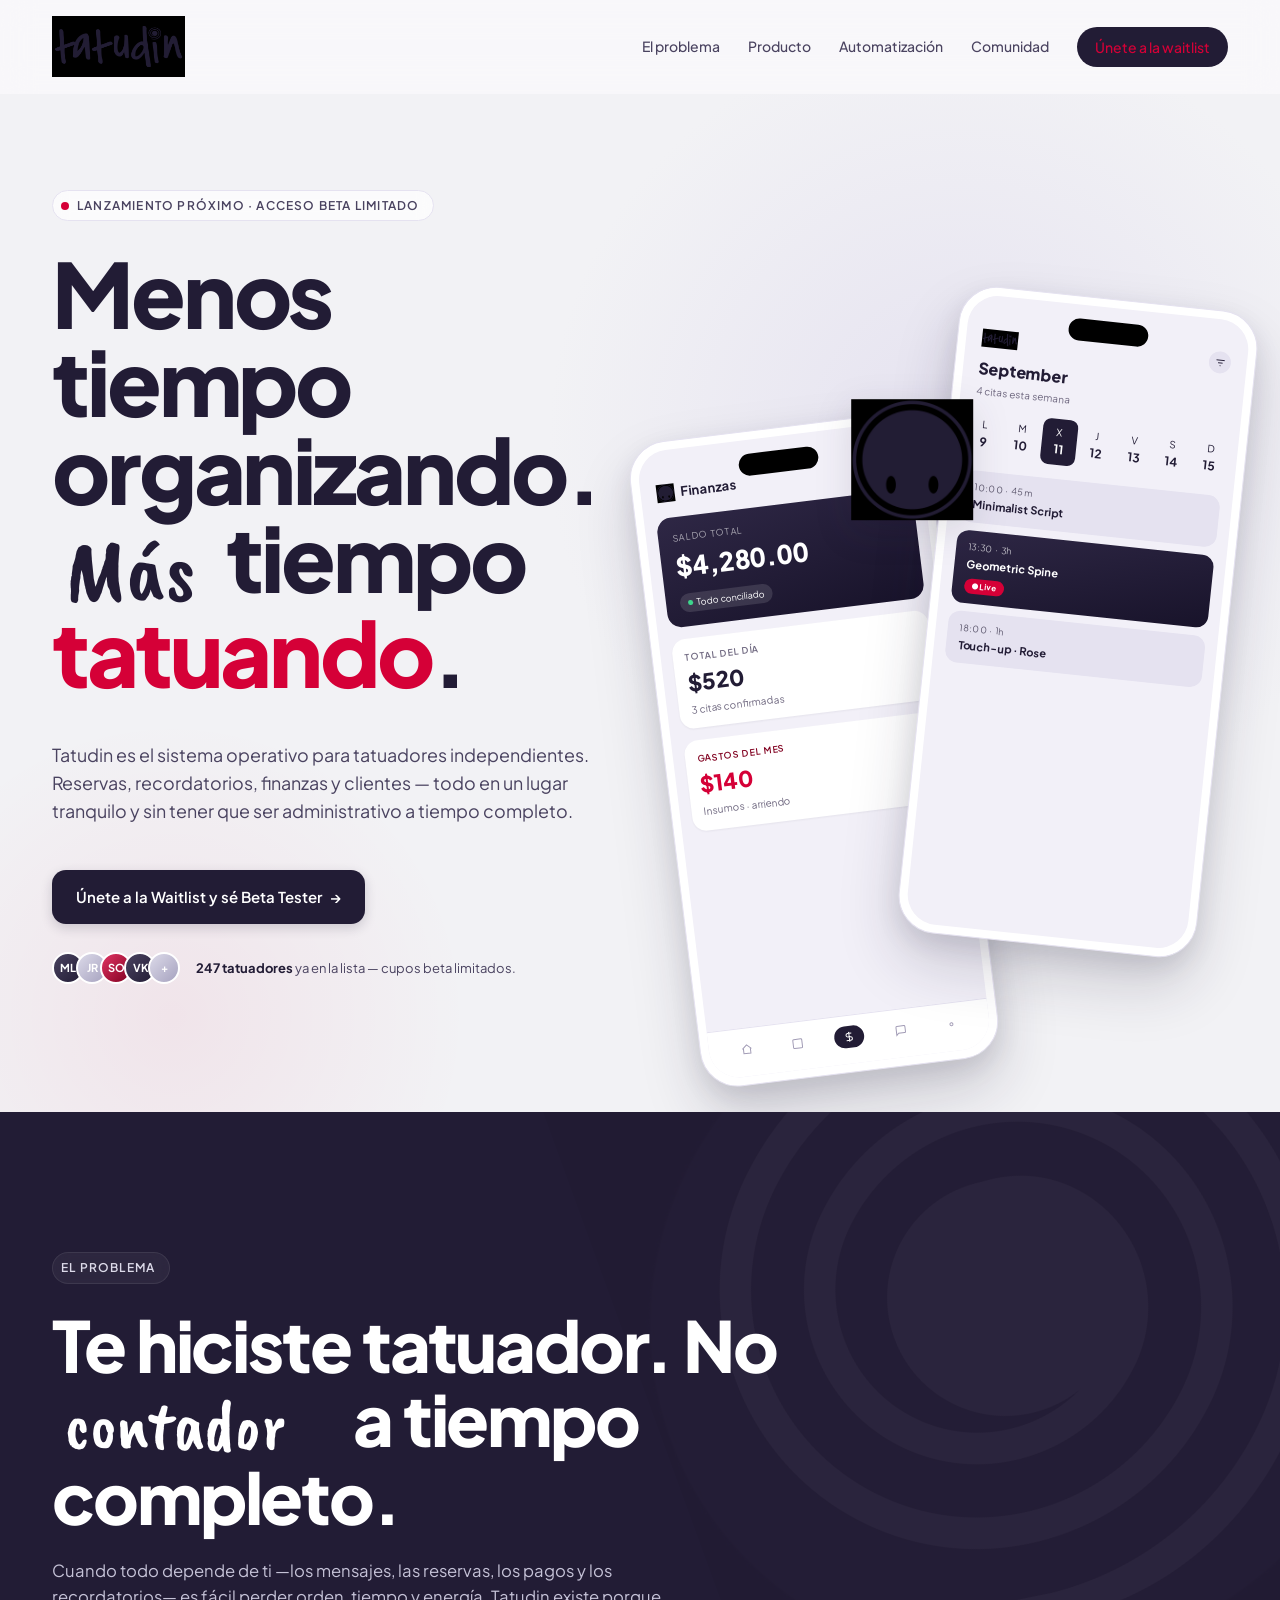
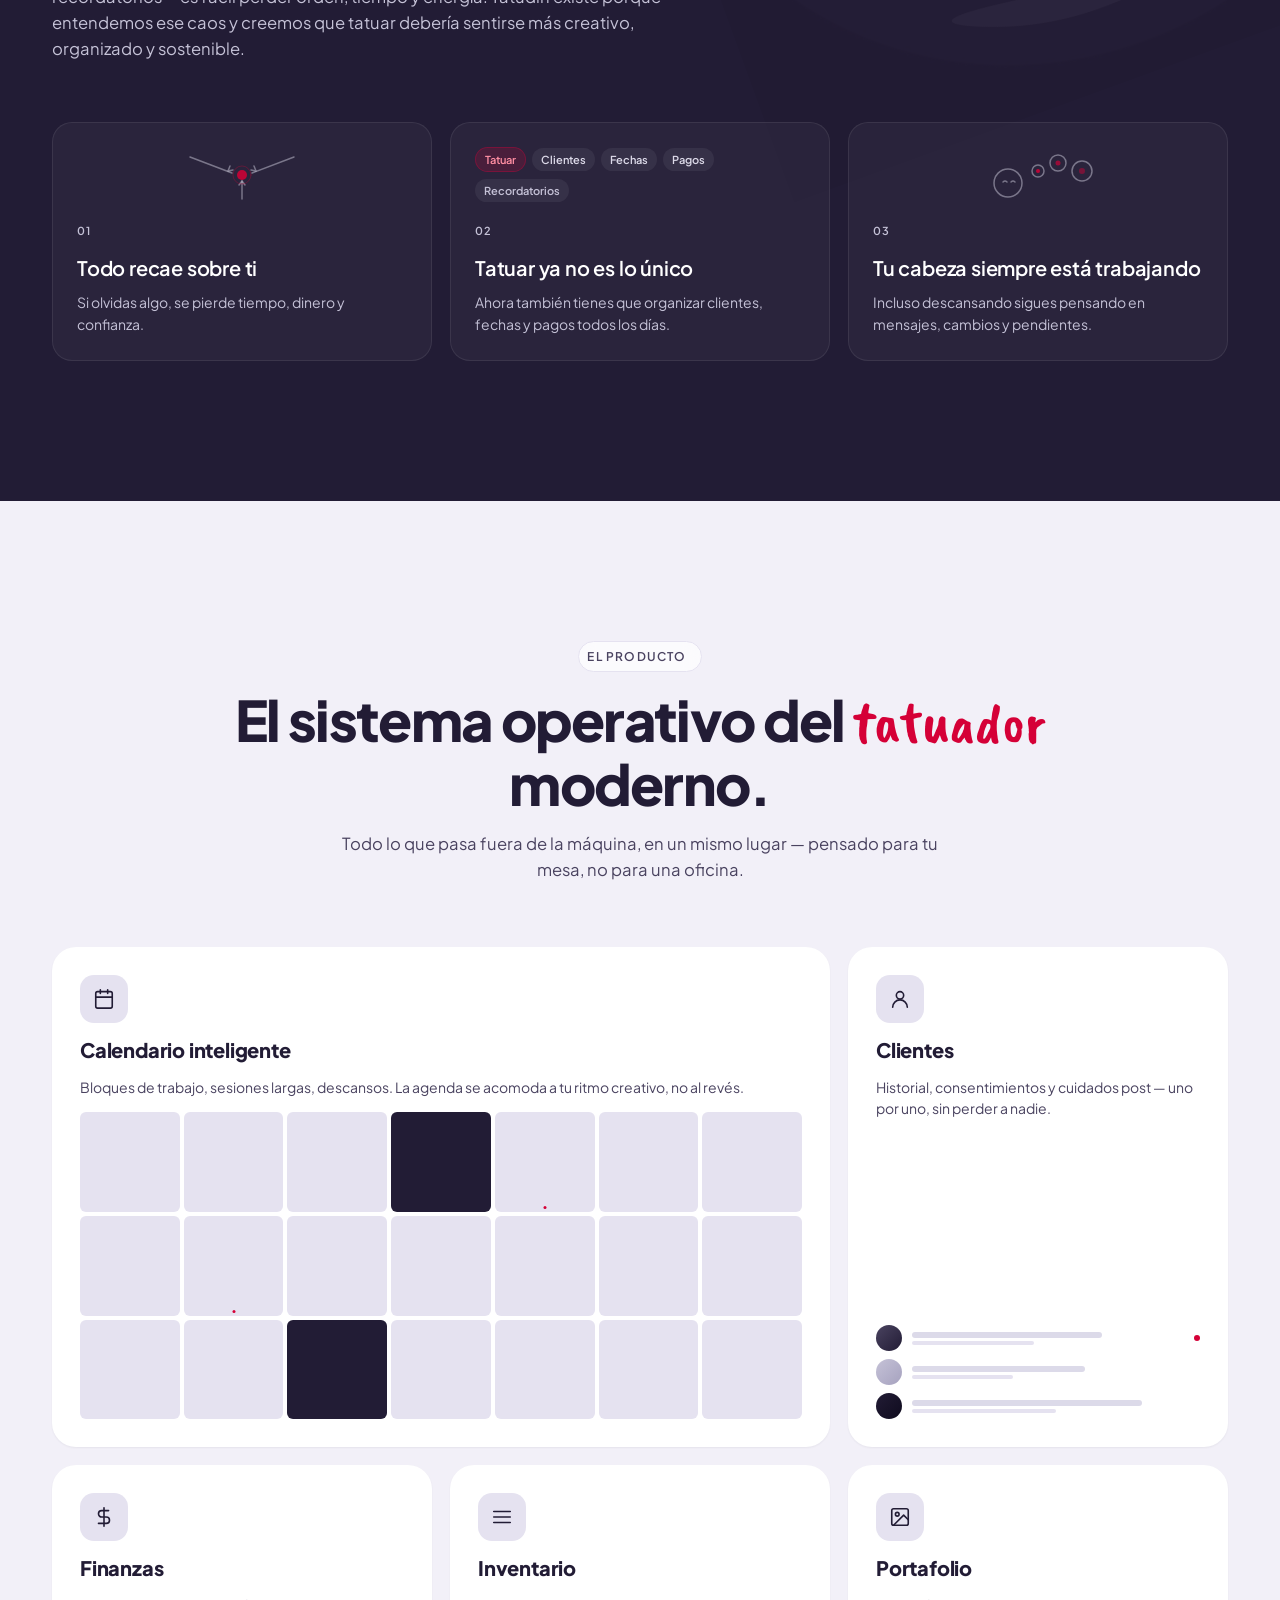
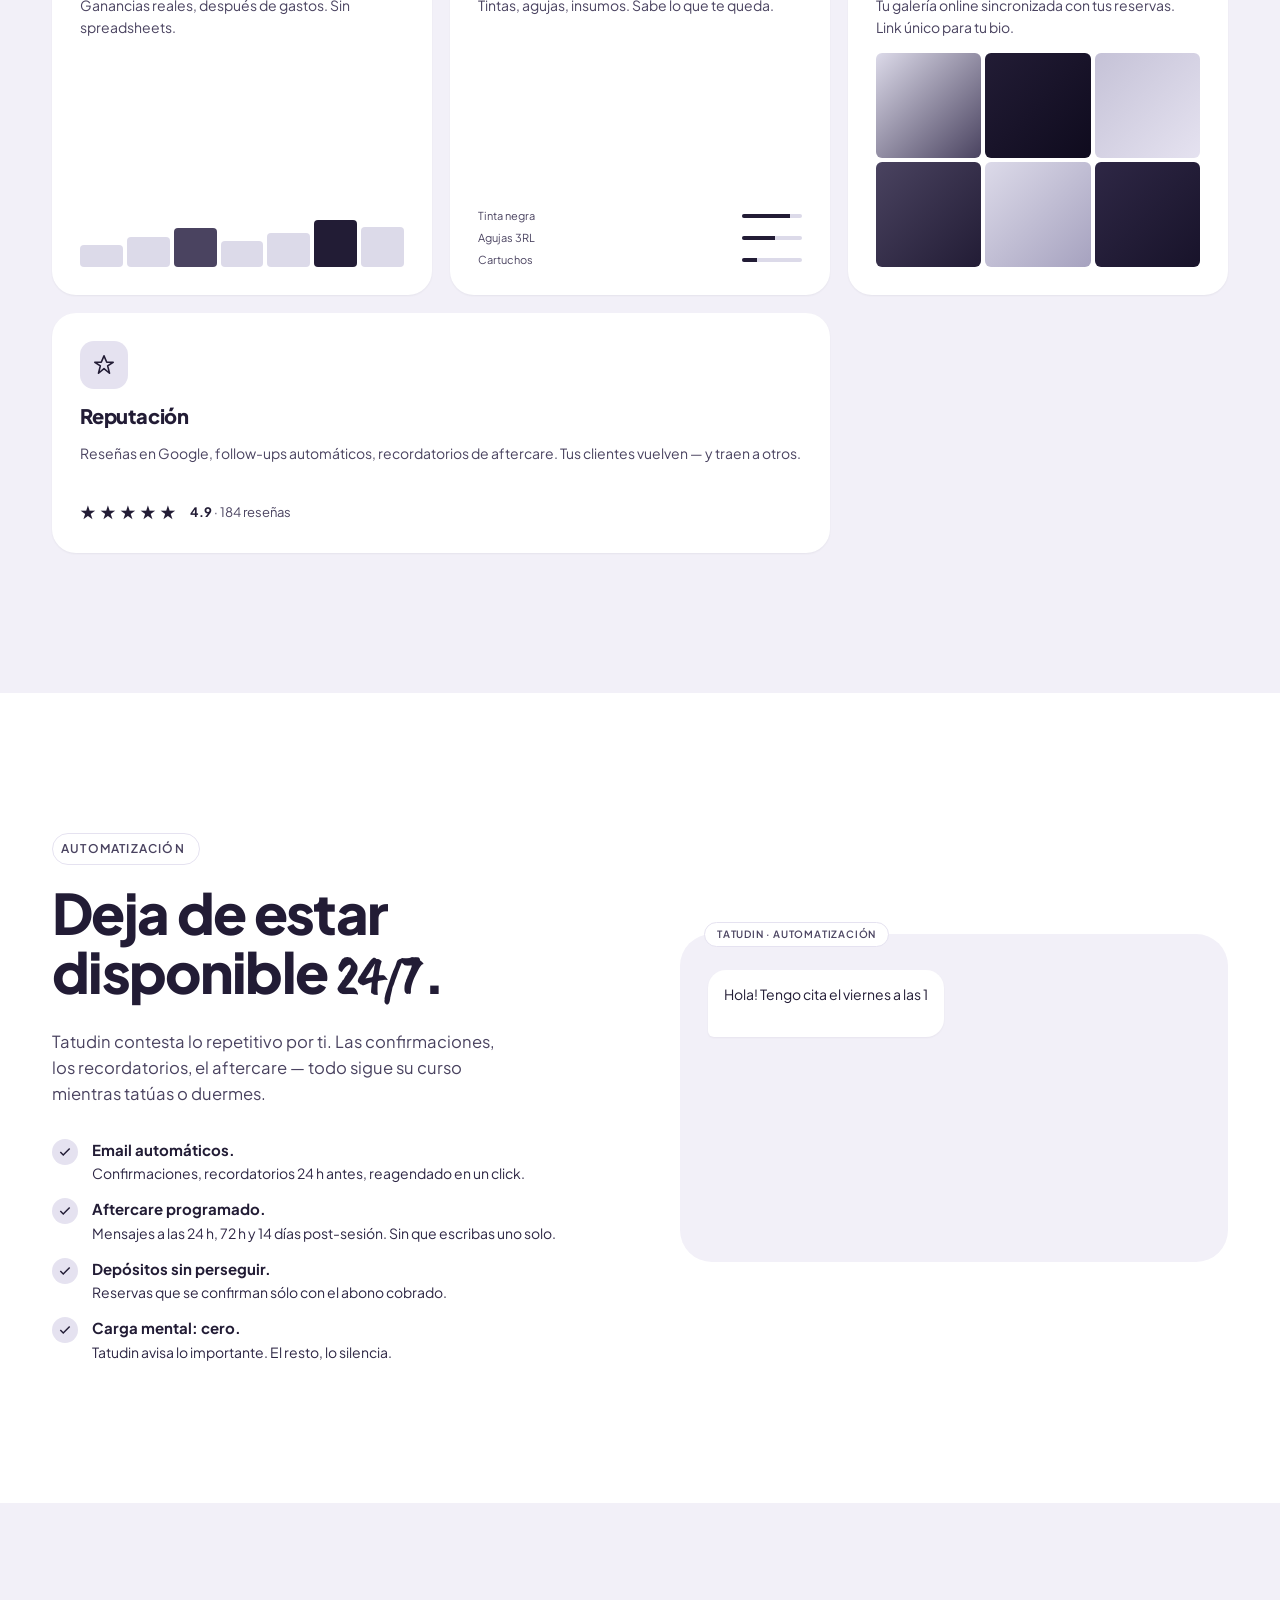
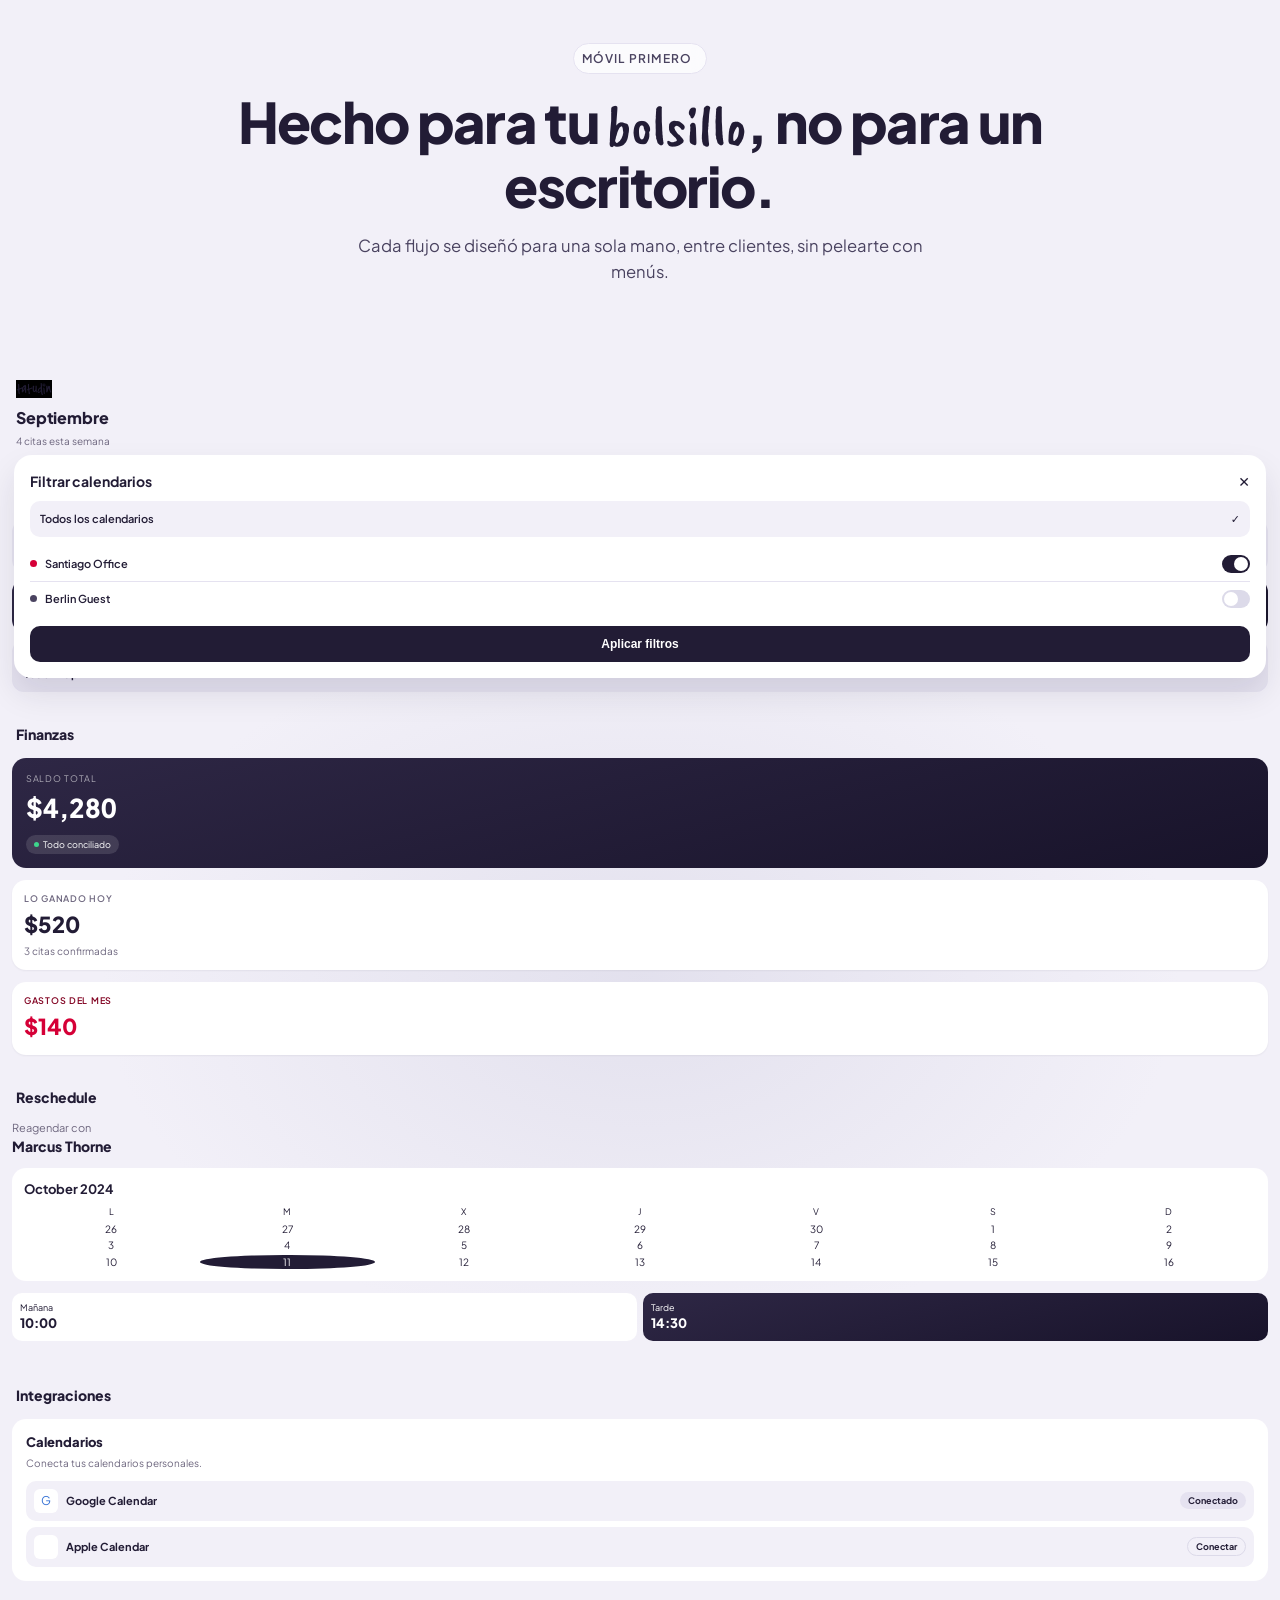
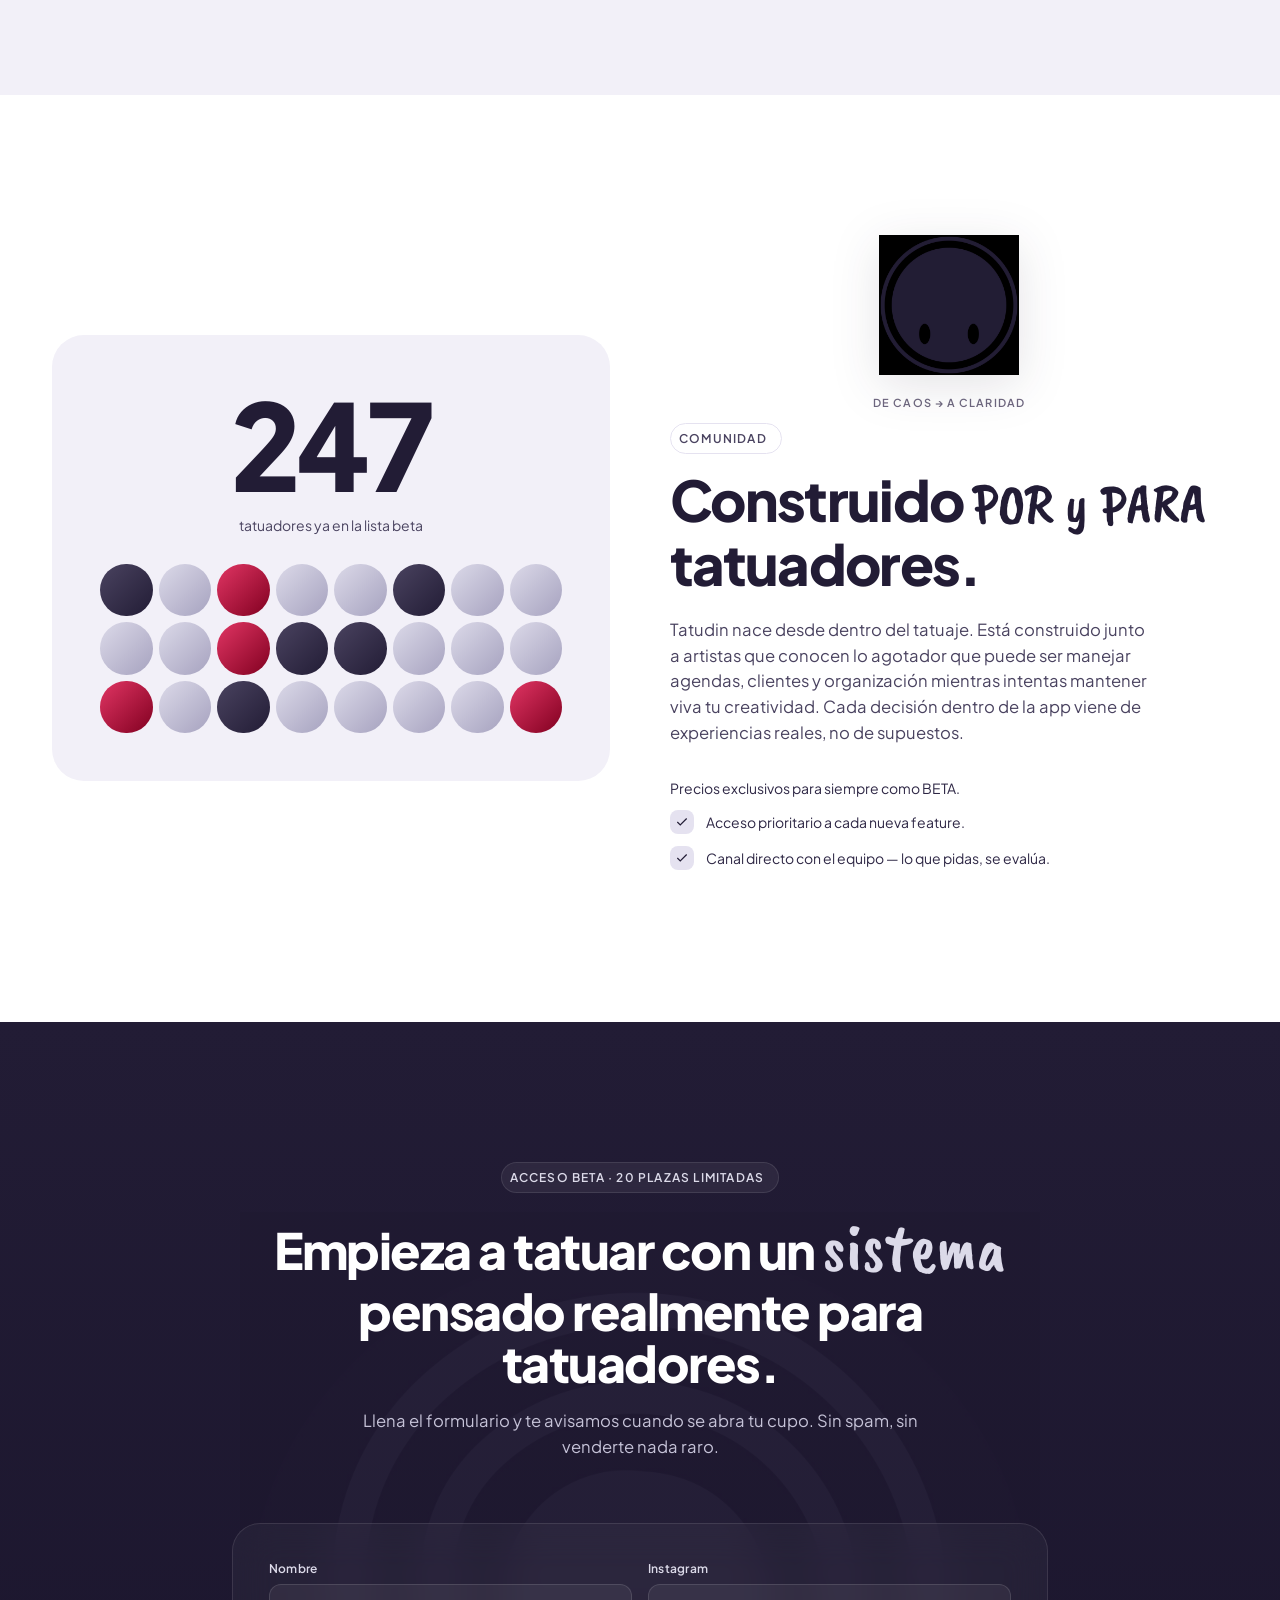
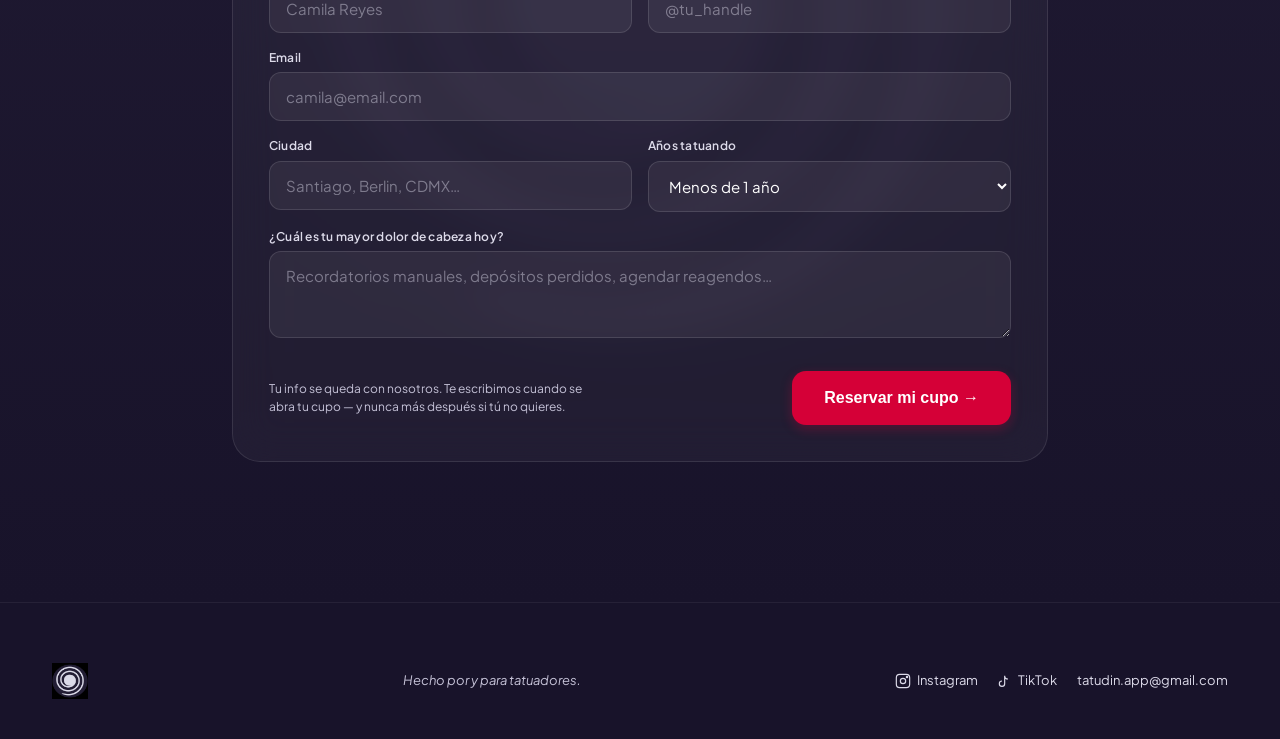
<file: Landing.html>
<!doctype html>
<html lang="es">
<head>
<meta charset="utf-8">
<meta name="viewport" content="width=device-width, initial-scale=1">
<title>Tatudin — Sistema operativo para tatuadores</title>
<link rel="stylesheet" href="colors_and_type.css">
<link rel="icon" type="image/png" href="assets/espiral-azul.png">
<style>
  /* ============================================================
     LANDING — Tatudin
     ============================================================ */
  * { box-sizing: border-box; }
  html { scroll-behavior: smooth; }
  body {
    margin: 0;
    background: var(--neutral-0);
    color: var(--azul-700);
    font-family: var(--font-ui);
    overflow-x: hidden;
  }

  /* type scale (fluid) */
  .display { font-size: clamp(40px, 7vw, 96px); font-weight: 800; letter-spacing: -0.035em; line-height: 0.98; }
  .display .brush {
    font-family: var(--font-brand); font-weight: 400; letter-spacing: 0;
    color: var(--azul-700);
    display: inline-block;
    padding: 0 0.08em;
    margin: 0 0.12em 0 0.06em;
    transform: translateY(0.08em);
  }
  .eyebrow {
    display: inline-flex; align-items: center; gap: 8px;
    font-size: 12px; font-weight: 600; letter-spacing: 0.10em;
    text-transform: uppercase; color: var(--azul-500);
    padding: 6px 14px 6px 8px;
    background: rgba(255,255,255,0.7);
    border: 1px solid var(--lav-200);
    border-radius: 999px;
    backdrop-filter: blur(8px);
    white-space: nowrap;
    width: max-content;
  }
  .eyebrow .pulse {
    width: 8px; height: 8px; border-radius: 50%;
    background: var(--rojo-500);
    box-shadow: 0 0 0 0 rgba(213,0,55,0.5);
    animation: pulse 2s infinite;
  }
  @keyframes pulse {
    0%   { box-shadow: 0 0 0 0 rgba(213,0,55,0.5); }
    70%  { box-shadow: 0 0 0 8px rgba(213,0,55,0); }
    100% { box-shadow: 0 0 0 0 rgba(213,0,55,0); }
  }

  /* layout */
  .container { max-width: 1240px; margin: 0 auto; padding: 0 32px; }
  @media (max-width: 720px) { .container { padding: 0 22px; } }

  section { position: relative; }

  /* =========================================
     NAV
     ========================================= */
  nav.top {
    position: sticky; top: 0; z-index: 50;
    backdrop-filter: blur(16px) saturate(150%);
    background: rgba(250, 249, 252, 0.78);
    border-bottom: 1px solid rgba(220, 218, 233, 0);
    transition: border-color 200ms;
  }
  nav.top.scrolled { border-bottom-color: var(--lav-200); }
  nav.top .row {
    display: flex; align-items: center; justify-content: space-between;
    padding: 16px 0;
  }
  .brand-mark { display: flex; align-items: center; gap: 10px; text-decoration: none; }
  .brand-mark img { width: auto; height: 70px; }
  .brand-mark span {
    font-family: var(--font-brand); font-size: 28px; color: var(--azul-700);
    line-height: 1;
  }
  nav.top .links {
    display: flex; align-items: center; gap: 28px;
  }
  nav.top .links a {
    color: var(--azul-500); text-decoration: none;
    font-size: 14px; font-weight: 500;
    transition: color 200ms;
  }
  nav.top .links a:hover { color: var(--azul-700); }
  nav.top .nav-cta {
    background: var(--azul-700); color: #fff;
    padding: 10px 18px; border-radius: 999px;
    font-size: 13px; font-weight: 600; text-decoration: none;
    transition: transform 200ms, background 200ms;
    white-space: nowrap;
  }
  nav.top .nav-cta:hover { background: var(--azul-800); transform: translateY(-1px);}
  @media (max-width: 820px) {
    nav.top .links a:not(.nav-cta) { display: none; }
  }

  /* =========================================
     HERO
     ========================================= */
  .hero {
    padding: clamp(48px, 8vw, 96px) 0 clamp(60px, 10vw, 140px);
    position: relative;
    overflow: hidden;
  }
  .hero::before {
    content: "";
    position: absolute; inset: -10% -10% auto auto;
    width: 70vw; height: 70vw; max-width: 920px; max-height: 920px;
    background: radial-gradient(circle at center, var(--lav-200) 0%, transparent 65%);
    pointer-events: none; z-index: 0;
  }
  .hero::after {
    content: "";
    position: absolute; inset: auto auto -20% -10%;
    width: 50vw; height: 50vw; max-width: 600px; max-height: 600px;
    background: radial-gradient(circle at center, rgba(213,0,55,0.06) 0%, transparent 70%);
    pointer-events: none; z-index: 0;
  }
  .hero .container {
    position: relative; z-index: 1;
    display: grid; grid-template-columns: 1fr 1fr; gap: 48px; align-items: center;
  }
  @media (max-width: 980px) {
    .hero .container { grid-template-columns: 1fr; gap: 64px;}
  }

  .hero-copy { display: flex; flex-direction: column; gap: 28px; }
  .hero-copy h1 { margin: 0; color: var(--azul-700);}
  .hero-copy .sub {
    font-size: clamp(16px, 1.4vw, 19px);
    line-height: 1.55; color: var(--azul-500);
    max-width: 540px;
  }

  /* segmented role toggle */
  .segmented {
    display: inline-flex; padding: 5px; gap: 4px;
    background: #fff; border-radius: 999px;
    box-shadow: 0 1px 2px rgba(34,28,53,0.06), 0 1px 1px rgba(34,28,53,0.04);
    border: 1px solid var(--lav-200);
    align-self: flex-start;
  }
  .segmented button {
    padding: 10px 18px; font-size: 13px; font-weight: 600;
    border: none; background: transparent; border-radius: 999px;
    cursor: pointer; color: var(--azul-500);
    font-family: var(--font-ui);
    transition: all 200ms cubic-bezier(0.22,1,0.36,1);
    display: inline-flex; align-items: center; gap: 8px;
    white-space: nowrap;
  }
  .segmented button.active { background: var(--azul-700); color: #fff; }
  .segmented button svg { width: 14px; height: 14px; }

  /* hero CTA buttons */
  .cta-row { display: flex; gap: 14px; flex-wrap: wrap; align-items: center; }
  .btn {
    display: inline-flex; align-items: center; justify-content: center; gap: 8px;
    font-family: var(--font-ui); font-weight: 600; font-size: 15px;
    padding: 16px 24px; border-radius: 14px; border: none;
    cursor: pointer; text-decoration: none;
    transition: transform 200ms cubic-bezier(0.22,1,0.36,1), background 200ms, box-shadow 200ms;
  }
  .btn:active { transform: scale(0.97); }
  .btn-primary { background: var(--azul-700); color: #fff; box-shadow: 0 4px 12px rgba(34,28,53,0.18);}
  .btn-primary:hover { background: var(--azul-800); transform: translateY(-1px); box-shadow: 0 8px 18px rgba(34,28,53,0.25);}
  .btn-secondary { background: #fff; color: var(--azul-700); border: 1px solid var(--lav-300);}
  .btn-secondary:hover { background: var(--lav-100); }
  .btn-danger { background: var(--rojo-500); color: #fff; box-shadow: 0 4px 12px rgba(213,0,55,0.20);}
  .btn-danger:hover { background: var(--rojo-600); transform: translateY(-1px); box-shadow: 0 8px 18px rgba(213,0,55,0.28);}
  .btn .arrow { transition: transform 200ms; }
  .btn:hover .arrow { transform: translateX(3px); }

  /* social proof bar */
  .proof-row { display: flex; align-items: center; gap: 16px; flex-wrap: wrap; }
  .avatars { display: flex; }
  .avatars .a {
    width: 32px; height: 32px; border-radius: 50%;
    border: 2px solid var(--neutral-0);
    margin-left: -8px;
    background: linear-gradient(135deg, var(--azul-500), var(--azul-700));
    color: #fff; display: grid; place-items: center;
    font-size: 11px; font-weight: 700;
  }
  .avatars .a:first-child { margin-left: 0; }
  .avatars .a.lav { background: linear-gradient(135deg, var(--lav-300), var(--lav-500));}
  .avatars .a.red { background: linear-gradient(135deg, #E13564, #810020);}
  .proof-row .text { font-size: 13px; color: var(--azul-500); }
  .proof-row .text b { color: var(--azul-700);}

  /* =========================================
     HERO MOCKUP
     ========================================= */
  .mockup-stage {
    position: relative;
    height: clamp(440px, 50vw, 580px);
    perspective: 1200px;
  }
  .phone {
    position: absolute;
    width: clamp(240px, 24vw, 300px);
    aspect-ratio: 9 / 19.5;
    background: #fff;
    border-radius: 38px;
    border: 1px solid var(--lav-200);
    box-shadow:
      0 30px 60px rgba(34,28,53,0.18),
      0 10px 24px rgba(34,28,53,0.10),
      inset 0 0 0 1px rgba(255,255,255,0.6);
    overflow: hidden;
    padding: 8px;
  }
  .phone .screen {
    background: var(--lav-100);
    border-radius: 30px;
    width: 100%; height: 100%;
    overflow: hidden;
    position: relative;
  }
  .phone .notch {
    position: absolute; top: 14px; left: 50%; transform: translateX(-50%);
    width: 80px; height: 22px; background: #000; border-radius: 999px; z-index: 2;
  }

  .phone-a {
    top: 0; right: 0;
    transform: rotate(6deg) translateY(0);
    animation: float-a 8s ease-in-out infinite;
    z-index: 2;
  }
  .phone-b {
    top: 22%; left: 0;
    transform: rotate(-7deg);
    animation: float-b 9s ease-in-out infinite;
    z-index: 1;
  }
  @keyframes float-a {
    0%, 100% { transform: rotate(6deg) translateY(0); }
    50%      { transform: rotate(6deg) translateY(-14px); }
  }
  @keyframes float-b {
    0%, 100% { transform: rotate(-7deg) translateY(0); }
    50%      { transform: rotate(-7deg) translateY(10px); }
  }
  @media (max-width: 980px) {
    .mockup-stage { height: 520px; max-width: 520px; margin: 0 auto;}
    .phone-a { right: 4%; }
    .phone-b { left: 4%; }
  }

  /* mini in-phone UI */
  .mini-topbar { padding: 32px 16px 0; display: flex; align-items: center; justify-content: space-between; }
  .mini-topbar .left { display: flex; align-items: center; gap: 6px; }
  .mini-topbar .left img { width: 18px; height: 18px; }
  .mini-topbar .left span { font-family: var(--font-brand); font-size: 16px; color: var(--azul-700);}
  .mini-topbar .ico { width: 22px; height: 22px; border-radius: 50%; background: var(--lav-200); display: grid; place-items: center; }
  .mini-month {
    padding: 8px 16px 0;
    font-size: 16px; font-weight: 800; letter-spacing: -0.01em;
    color: var(--azul-700);
  }
  .mini-meta { padding: 4px 16px 0; font-size: 10px; color: var(--fg-3);}
  .mini-strip {
    display: grid; grid-template-columns: repeat(7, 1fr); gap: 3px;
    padding: 12px 10px 0;
  }
  .mini-strip .d {
    text-align: center; padding: 6px 2px; border-radius: 8px;
    font-size: 10px; color: var(--azul-700);
  }
  .mini-strip .d.sel { background: var(--azul-700); color: #fff;}
  .mini-strip .d .num { display:block; font-size: 12px; font-weight: 700; margin-top: 2px;}
  .mini-appts { padding: 14px 12px 0; display: flex; flex-direction: column; gap: 8px; }
  .mini-appt {
    background: var(--lav-200);
    border-radius: 12px;
    padding: 10px 12px;
    font-size: 11px;
  }
  .mini-appt.dark {
    background: linear-gradient(165deg, #2E2745, #18132A);
    color: #fff;
  }
  .mini-appt .t { font-size: 9px; opacity: 0.7; margin-bottom: 3px; letter-spacing: 0.04em;}
  .mini-appt .title { font-weight: 700; }
  .mini-appt .live {
    display: inline-block; margin-top: 6px;
    background: var(--rojo-500); color: #fff;
    padding: 2px 7px; border-radius: 999px;
    font-size: 8px; font-weight: 700; letter-spacing: 0.04em;
  }

  /* phone B — Finanzas */
  .mini-balance-card {
    margin: 14px 12px 0;
    background: linear-gradient(165deg, #2E2745 0%, #18132A 100%);
    border-radius: 14px; padding: 14px; color: #fff;
  }
  .mini-balance-card .lbl { font-size: 9px; letter-spacing: 0.08em; text-transform: uppercase; opacity: 0.6; }
  .mini-balance-card .amt { font-size: 26px; font-weight: 800; margin-top: 4px; font-variant-numeric: tabular-nums;}
  .mini-balance-card .pill {
    margin-top: 8px; display: inline-flex; align-items: center; gap: 4px;
    background: rgba(255,255,255,0.12); padding: 3px 8px; border-radius: 999px;
    font-size: 9px;
  }
  .mini-balance-card .pill::before { content: ""; width: 5px; height: 5px; border-radius: 50%; background: #3DD68C;}
  .mini-card-row {
    margin: 12px 12px 0;
    background: #fff; border-radius: 14px; padding: 12px;
    box-shadow: 0 1px 2px rgba(34,28,53,0.06);
  }
  .mini-card-row .lbl { font-size: 9px; letter-spacing: 0.08em; text-transform: uppercase; color: var(--fg-3); font-weight: 600;}
  .mini-card-row .amt { font-size: 22px; font-weight: 800; color: var(--azul-700); margin-top: 4px;}
  .mini-card-row .sub { font-size: 10px; color: var(--fg-3); margin-top: 3px;}
  .mini-tab {
    position: absolute; bottom: 0; left: 0; right: 0;
    display: flex; justify-content: space-around; padding: 10px 12px 16px;
    background: #fff; border-top: 1px solid var(--lav-200);
  }
  .mini-tab .t { width: 30px; height: 22px; border-radius: 999px; display: grid; place-items: center; color: var(--azul-300); }
  .mini-tab .t.active { background: var(--azul-700); color: #fff;}
  .mini-tab .t svg { width: 12px; height: 12px;}

  /* =========================================
     PROBLEM SECTION (dark break)
     ========================================= */
  .problem {
    background: var(--azul-700);
    color: var(--lav-300);
    padding: clamp(80px, 12vw, 140px) 0;
    overflow: hidden;
    position: relative;
  }
  .problem::before {
    content: "";
    position: absolute; top: -30%; right: -10%; width: 60%; height: 100%;
    background-image: url("assets/espiral-gris.png");
    background-size: contain; background-repeat: no-repeat; background-position: center;
    opacity: 0.04;
    pointer-events: none;
    transform: rotate(-20deg);
  }
  .problem .container { position: relative; z-index: 1; }
  .problem .eyebrow {
    background: rgba(255,255,255,0.05); color: var(--lav-300); border-color: rgba(255,255,255,0.08);
  }
  .problem h2 {
    color: #fff;
    margin: 24px 0 0;
    max-width: 920px;
    font-size: clamp(34px, 5.5vw, 72px);
    letter-spacing: -0.03em;
    line-height: 1.05;
  }
  .problem h2 .brush {
    color: #fff;
    padding: 0 0.18em;
    margin: 0 0.32em 0 0.10em;
  }
  .problem .lead {
    margin-top: 24px; max-width: 620px; line-height: 1.55;
    color: var(--lav-400); font-size: clamp(16px, 1.3vw, 18px);
  }
  .pain-grid {
    margin-top: 60px;
    display: grid; grid-template-columns: repeat(3, 1fr); gap: 18px;
  }
  @media (max-width: 980px) { .pain-grid { grid-template-columns: 1fr; }}
  .pain-card {
    background: rgba(255,255,255,0.04);
    border: 1px solid rgba(255,255,255,0.08);
    border-radius: 20px;
    padding: 24px;
    display: flex; flex-direction: column; gap: 12px;
    transition: border-color 200ms, transform 200ms;
  }
  .pain-card:hover { border-color: rgba(255,255,255,0.18); transform: translateY(-2px);}
  .pain-card .num { font-size: 11px; color: var(--lav-400); letter-spacing: 0.08em; font-weight: 600;}
  .pain-card h3 { margin: 6px 0 0; color: #fff; font-size: 20px; letter-spacing: -0.01em; line-height: 1.2;}
  .pain-card p { margin: 0; color: var(--lav-400); font-size: 14px; line-height: 1.55;}
  .pain-card .visual { margin-bottom: 8px; height: 56px;}
  .pain-card .visual svg { width: 100%; height: 100%; }

  /* fake DM thread */
  .dm-vis { display: flex; flex-direction: column; gap: 4px; height: 56px; }
  .dm-vis .b { padding: 4px 8px; border-radius: 8px; font-size: 9px; }
  .dm-vis .b.in { background: rgba(255,255,255,0.06); color: var(--lav-300); align-self: flex-start; max-width: 80%;}
  .dm-vis .b.unread { background: rgba(255,255,255,0.06); color: var(--lav-300); align-self: flex-start; max-width: 70%; display:flex; justify-content: space-between; align-items: center;}
  .dm-vis .b.unread::after { content: ""; width: 5px; height: 5px; border-radius: 50%; background: var(--rojo-500); margin-left: 8px;}

  /* missed clock visual */
  .clock-vis { display: flex; align-items: center; gap: 6px; height: 56px; }
  .clock-vis .row { font-size: 9px; color: var(--lav-400); }
  .clock-vis .row.miss { color: var(--rojo-500);}

  /* lost deposit visual */
  .loss-vis { display: flex; align-items: flex-end; gap: 4px; height: 56px;}
  .loss-vis .b { width: 8px; background: rgba(255,255,255,0.15); border-radius: 2px;}

  /* =========================================
     SOLUTION SECTION
     ========================================= */
  .solution {
    padding: clamp(80px, 12vw, 140px) 0;
    background: var(--lav-100);
    position: relative;
  }
  .section-head {
    display: flex; flex-direction: column; gap: 18px; max-width: 880px; margin: 0 auto 64px; text-align: center;
  }
  .section-head .eyebrow { align-self: center;}
  .section-head h2 {
    margin: 0; color: var(--azul-700);
    font-size: clamp(34px, 5vw, 56px); font-weight: 800; letter-spacing: -0.03em; line-height: 1.05;
  }
  .section-head h2 .brush { font-family: var(--font-brand); font-weight: 400; letter-spacing: 0; }
  .section-head p {
    margin: 0; font-size: clamp(15px, 1.3vw, 18px); line-height: 1.55; color: var(--azul-500); max-width: 620px; margin: 0 auto;
  }

  .feature-grid {
    display: grid;
    grid-template-columns: repeat(6, 1fr);
    gap: 18px;
  }
  @media (max-width: 980px) { .feature-grid { grid-template-columns: 1fr 1fr; }}
  @media (max-width: 560px) { .feature-grid { grid-template-columns: 1fr; }}
  .feature {
    background: #fff;
    border-radius: 24px;
    padding: 28px;
    box-shadow: 0 1px 2px rgba(34,28,53,0.06);
    transition: transform 200ms, box-shadow 200ms;
    display: flex; flex-direction: column; gap: 14px;
    min-height: 240px;
  }
  .feature:hover { transform: translateY(-3px); box-shadow: 0 12px 28px rgba(34,28,53,0.10);}
  .feature.f-wide { grid-column: span 4; }
  .feature.f-narrow { grid-column: span 2; }
  @media (max-width: 980px) {
    .feature.f-wide, .feature.f-narrow { grid-column: span 1; }
  }
  .feature .icon {
    width: 48px; height: 48px; border-radius: 14px;
    background: var(--lav-200); color: var(--azul-700);
    display: grid; place-items: center;
  }
  .feature h3 { margin: 0; font-size: 20px; font-weight: 800; letter-spacing: -0.01em; color: var(--azul-700);}
  .feature p { margin: 0; font-size: 14px; line-height: 1.55; color: var(--azul-500);}

  /* big feature visual */
  .feature .vis-cal {
    margin-top: auto;
    display: grid; grid-template-columns: repeat(7, 1fr); gap: 4px;
  }
  .feature .vis-cal .d {
    aspect-ratio: 1;
    border-radius: 6px;
    background: var(--lav-200);
    position: relative;
  }
  .feature .vis-cal .d.sel { background: var(--azul-700); }
  .feature .vis-cal .d.dot::after {
    content: ""; position: absolute; left: 50%; bottom: 3px; transform: translateX(-50%);
    width: 3px; height: 3px; border-radius: 50%; background: var(--rojo-500);
  }

  .feature .vis-graph {
    margin-top: auto; display: flex; align-items: flex-end; gap: 4px; height: 56px;
  }
  .feature .vis-graph .b { flex: 1; background: var(--lav-300); border-radius: 4px;}
  .feature .vis-graph .b:nth-child(3) { background: var(--azul-500);}
  .feature .vis-graph .b:nth-child(6) { background: var(--azul-700);}

  .feature .vis-stock { margin-top: auto; display: flex; flex-direction: column; gap: 6px;}
  .feature .vis-stock .row { display: flex; align-items: center; justify-content: space-between; font-size: 11px; color: var(--azul-500);}
  .feature .vis-stock .row .bar { width: 60px; height: 4px; background: var(--lav-300); border-radius: 99px; overflow: hidden;}
  .feature .vis-stock .row .bar div { height: 100%; background: var(--azul-700);}

  .feature .vis-team { margin-top: auto; display: flex; }
  .feature .vis-team .a { width: 30px; height: 30px; border-radius: 50%; margin-left: -8px; border: 2px solid #fff; background: linear-gradient(135deg, var(--azul-500), var(--azul-700)); color: #fff; display:grid;place-items:center; font-size: 11px; font-weight: 700;}
  .feature .vis-team .a:first-child { margin-left: 0;}

  /* =========================================
     AUTOMATION
     ========================================= */
  .automation {
    padding: clamp(80px, 12vw, 140px) 0;
    background: #fff;
    overflow: hidden;
  }
  .automation .container {
    display: grid; grid-template-columns: 1fr 1fr; gap: 80px; align-items: center;
  }
  @media (max-width: 980px) { .automation .container { grid-template-columns: 1fr; gap: 56px;}}
  .auto-copy h2 {
    margin: 18px 0 24px; font-size: clamp(34px, 5vw, 56px); font-weight: 800;
    letter-spacing: -0.03em; line-height: 1.05; color: var(--azul-700);
  }
  .auto-copy h2 .brush { font-family: var(--font-brand); font-weight: 400; letter-spacing: 0; }
  .auto-copy p { font-size: clamp(15px, 1.3vw, 18px); line-height: 1.55; color: var(--azul-500); max-width: 460px;}
  .auto-list { margin-top: 32px; display: flex; flex-direction: column; gap: 14px;}
  .auto-list .item {
    display: flex; gap: 14px; align-items: flex-start;
  }
  .auto-list .check {
    width: 26px; height: 26px; border-radius: 50%;
    background: var(--lav-200); color: var(--azul-700);
    display: grid; place-items: center; flex-shrink: 0;
  }
  .auto-list .item .body { font-size: 14px; line-height: 1.5; color: var(--azul-600);}
  .auto-list .item .body b { color: var(--azul-700); display: block; margin-bottom: 2px; font-size: 15px;}

  /* chat flow visual */
  .chat-flow {
    background: var(--lav-100);
    border-radius: 32px;
    padding: 36px 28px;
    display: flex; flex-direction: column; gap: 14px;
    position: relative;
  }
  .chat-flow::before {
    content: "Tatudin · automatización";
    position: absolute; top: -12px; left: 24px;
    background: #fff; padding: 4px 12px; border-radius: 999px;
    font-size: 10px; font-weight: 600; letter-spacing: 0.08em; text-transform: uppercase;
    color: var(--azul-500); border: 1px solid var(--lav-200);
  }
  .bubble {
    background: #fff;
    border-radius: 18px;
    padding: 14px 16px;
    box-shadow: 0 1px 2px rgba(34,28,53,0.05);
    max-width: 80%;
    font-size: 14px; line-height: 1.45;
    color: var(--azul-700);
    position: relative;
    opacity: 0;
  }
  .bubble.in  { align-self: flex-start; border-bottom-left-radius: 6px;}
  .bubble.out { align-self: flex-end; background: var(--azul-700); color: var(--lav-300); border-bottom-right-radius: 6px;}
  .bubble.show { opacity: 1; transition: opacity 240ms cubic-bezier(0.22,1,0.36,1); }
  .bubble .bubble-text { display: inline; white-space: pre-wrap; }
  .bubble .meta { font-size: 10px; opacity: 0.6; margin-top: 4px; display: flex; align-items: center; gap: 4px; opacity: 0; transition: opacity 240ms ease 120ms; }
  .bubble.done .meta { opacity: 0.65; }
  .bubble .meta.auto { color: var(--lav-300); }
  .bubble.in .meta { color: var(--fg-3); }
  .bubble.done .meta.auto { opacity: 1; }

  /* typing dots while waiting */
  .typing-dots {
    display: inline-flex; gap: 4px; align-items: center;
    padding: 2px 4px;
  }
  .typing-dots i {
    width: 6px; height: 6px; border-radius: 50%;
    background: currentColor;
    opacity: 0.4;
    animation: typing-pulse 1.2s ease-in-out infinite;
  }
  .typing-dots i:nth-child(2) { animation-delay: 0.15s; }
  .typing-dots i:nth-child(3) { animation-delay: 0.3s; }
  @keyframes typing-pulse {
    0%, 60%, 100% { opacity: 0.3; transform: translateY(0); }
    30%           { opacity: 1;   transform: translateY(-2px); }
  }

  .auto-badge {
    display: inline-flex; align-items: center; gap: 4px;
    background: rgba(255,255,255,0.12); color: var(--lav-300);
    padding: 2px 8px; border-radius: 999px; font-size: 9px; font-weight: 600;
    letter-spacing: 0.08em; text-transform: uppercase;
  }
  .auto-badge::before { content: "•"; color: #3DD68C;}

  /* ========================================
     MOBILE / EXPERIENCE — fanned phone composition
     ======================================== */
  .mobile-strip {
    padding: clamp(80px, 12vw, 140px) 0 clamp(60px, 10vw, 100px);
    background:
      radial-gradient(900px 600px at 50% 60%, rgba(220,218,233,0.7) 0%, transparent 60%),
      var(--lav-100);
    overflow: hidden;
  }
  .mobile-strip .section-head { margin-bottom: 64px; }

  .phone-fan {
    position: relative;
    height: clamp(560px, 60vw, 720px);
    max-width: 1100px;
    margin: 0 auto;
    perspective: 1400px;
  }
  .fan-phone {
    position: absolute;
    top: 50%; left: 50%;
    background: #0F0B1E;
    border-radius: 42px;
    padding: 7px;
    box-shadow:
      0 40px 80px rgba(34,28,53,0.25),
      0 14px 28px rgba(34,28,53,0.18),
      inset 0 0 0 1.5px rgba(255,255,255,0.06);
    transition: transform 600ms cubic-bezier(0.22,1,0.36,1), z-index 0ms;
  }
  .fan-phone .fan-screen {
    width: 100%; height: 100%;
    background: var(--lav-100);
    border-radius: 35px;
    overflow: hidden;
    position: relative;
  }
  .fan-phone .fan-notch {
    position: absolute; top: 12px; left: 50%; transform: translateX(-50%);
    width: 78px; height: 22px; background: #000;
    border-radius: 999px; z-index: 10;
  }
  .fan-phone .fan-status {
    position: absolute; top: 0; left: 0; right: 0; height: 46px;
    display: flex; align-items: center; justify-content: space-between;
    padding: 0 22px;
    font-size: 12px; font-weight: 600; color: var(--azul-700);
    z-index: 5;
    font-variant-numeric: tabular-nums;
  }
  .fan-phone .fan-status .right-icons { display:flex; gap: 5px; align-items: center; }
  .fan-phone .fan-status .signal { display:flex; gap: 2px; align-items: flex-end; }
  .fan-phone .fan-status .signal i { width: 3px; background: var(--azul-700); border-radius: 1px;}
  .fan-phone .fan-status .signal i:nth-child(1) { height: 4px; }
  .fan-phone .fan-status .signal i:nth-child(2) { height: 6px; }
  .fan-phone .fan-status .signal i:nth-child(3) { height: 8px; }
  .fan-phone .fan-status .signal i:nth-child(4) { height: 10px; }
  .fan-phone .fan-status .battery {
    width: 22px; height: 11px; border: 1.4px solid var(--azul-700);
    border-radius: 3px; position: relative; padding: 1px;
  }
  .fan-phone .fan-status .battery::after { content: ""; position: absolute; right: -3px; top: 3px; width: 2px; height: 5px; background: var(--azul-700); border-radius: 0 1px 1px 0; }
  .fan-phone .fan-status .battery::before { content: ""; position: absolute; left: 1px; top: 1px; bottom: 1px; width: 85%; background: var(--azul-700); border-radius: 1px;}

  .fan-phone .fan-body { padding-top: 50px; height: 100%; box-sizing: border-box; }

  /* center / left / right positions */
  .fan-phone.center { width: clamp(260px, 28vw, 340px); aspect-ratio: 9 / 19.5; transform: translate(-50%, -50%) rotate(0) translateY(0); z-index: 3; }
  .fan-phone.left   { width: clamp(220px, 24vw, 290px); aspect-ratio: 9 / 19.5; transform: translate(calc(-50% - 32%), -48%) rotate(-9deg); z-index: 2; }
  .fan-phone.right  { width: clamp(220px, 24vw, 290px); aspect-ratio: 9 / 19.5; transform: translate(calc(-50% + 32%), -48%) rotate(9deg); z-index: 1; }

  /* gentle float anim */
  @keyframes fan-float-center { 0%,100% { transform: translate(-50%, -50%) translateY(0);} 50% { transform: translate(-50%, -50%) translateY(-8px);} }
  @keyframes fan-float-left   { 0%,100% { transform: translate(calc(-50% - 32%), -48%) rotate(-9deg);} 50% { transform: translate(calc(-50% - 32%), calc(-48% - 8px)) rotate(-9deg);} }
  @keyframes fan-float-right  { 0%,100% { transform: translate(calc(-50% + 32%), -48%) rotate(9deg);} 50% { transform: translate(calc(-50% + 32%), calc(-48% - 8px)) rotate(9deg);} }
  .fan-phone.center { animation: fan-float-center 7s ease-in-out infinite; }
  .fan-phone.left   { animation: fan-float-left   8s ease-in-out infinite 1s; }
  .fan-phone.right  { animation: fan-float-right  8.5s ease-in-out infinite 0.5s; }

  @media (max-width: 720px) {
    .phone-fan { height: 580px; }
    .fan-phone.center { width: 230px; }
    .fan-phone.left,
    .fan-phone.right { display: none; }
  }
  @media (prefers-reduced-motion: reduce) {
    .fan-phone.center, .fan-phone.left, .fan-phone.right { animation: none !important; }
  }

  /* shared mini-UI inside fan phones — reuse existing mini-* styles where possible */
  .fan-screen .fan-topbar {
    padding: 4px 18px 0;
    display: flex; align-items: center; justify-content: space-between;
  }
  .fan-screen .fan-topbar .logo { height: 16px; width: auto; }
  .fan-screen .fan-topbar .ico {
    width: 26px; height: 26px; border-radius: 50%;
    background: var(--lav-200); display: grid; place-items: center;
    color: var(--azul-700);
  }
  .fan-screen .fan-title {
    padding: 12px 18px 0;
    font-size: 22px; font-weight: 800; color: var(--azul-700); letter-spacing: -0.01em;
  }
  .fan-screen .fan-sub { padding: 4px 18px 0; font-size: 11px; color: var(--fg-3);}
  .fan-screen .fan-week {
    display: grid; grid-template-columns: repeat(7, 1fr); gap: 4px;
    padding: 14px 12px 0;
  }
  .fan-screen .fan-week .d {
    text-align: center; padding: 8px 0; border-radius: 12px;
    font-size: 11px; color: var(--azul-700);
    position: relative;
  }
  .fan-screen .fan-week .d.sel { background: var(--azul-700); color: #fff;}
  .fan-screen .fan-week .d .num { display:block; font-size: 14px; font-weight: 800; margin-top: 2px;}
  .fan-screen .fan-week .d.dot::after {
    content:""; position: absolute; bottom: 6px; left: 50%; transform: translateX(-50%);
    width: 4px; height: 4px; border-radius: 50%; background: var(--rojo-500);
  }
  .fan-screen .fan-appts {
    padding: 16px 14px 0; display: flex; flex-direction: column; gap: 10px;
  }
  .fan-screen .fan-appt {
    display: flex; gap: 10px;
  }
  .fan-screen .fan-appt .time {
    min-width: 38px; padding-top: 12px;
  }
  .fan-screen .fan-appt .time b { display:block; font-size: 11px; color: var(--azul-700); font-variant-numeric: tabular-nums;}
  .fan-screen .fan-appt .time small { font-size: 9px; color: var(--fg-3); }
  .fan-screen .fan-appt .card {
    flex: 1; background: var(--lav-200);
    border-radius: 14px; padding: 10px 12px;
  }
  .fan-screen .fan-appt .card.dark {
    background: linear-gradient(165deg, #2E2745, #18132A);
    color: #fff; box-shadow: 0 6px 16px rgba(34,28,53,0.18);
  }
  .fan-screen .fan-appt .card .t { font-size: 12px; font-weight: 700; }
  .fan-screen .fan-appt .card .s { font-size: 10px; opacity: 0.7; margin-top: 2px;}
  .fan-screen .fan-appt .card.dark .live {
    display: inline-flex; align-items: center; gap: 4px;
    margin-top: 6px; background: var(--rojo-500); color: #fff;
    padding: 2px 7px; border-radius: 999px; font-size: 8px; font-weight: 700; letter-spacing: 0.04em;
  }
  .fan-screen .fan-appt .card.dark .live::before { content:""; width: 5px; height: 5px; border-radius: 50%; background: #fff;}

  /* Finanzas-style content for left phone */
  .fan-screen .fan-finance-balance {
    margin: 14px 14px 0;
    padding: 18px;
    border-radius: 18px;
    background: linear-gradient(165deg, #2E2745, #18132A);
    color: #fff; box-shadow: 0 10px 28px rgba(34,28,53,0.18);
    position: relative; overflow: hidden;
  }
  .fan-screen .fan-finance-balance::after {
    content: ""; position: absolute; right: -40px; bottom: -50px;
    width: 160px; height: 160px;
    background-image: url("assets/espiral-gris-solo.png");
    background-size: contain; background-repeat: no-repeat;
    opacity: 0.10;
  }
  .fan-screen .fan-finance-balance .lbl { font-size: 10px; opacity: 0.6; letter-spacing: 0.08em; text-transform: uppercase; }
  .fan-screen .fan-finance-balance .amt { font-size: 28px; font-weight: 800; margin-top: 6px; font-variant-numeric: tabular-nums; }
  .fan-screen .fan-finance-balance .chip {
    margin-top: 10px; display: inline-flex; align-items: center; gap: 5px;
    background: rgba(255,255,255,0.12);
    padding: 4px 10px; border-radius: 999px; font-size: 9px; font-weight: 600;
  }
  .fan-screen .fan-finance-balance .chip::before { content:""; width: 5px; height: 5px; border-radius: 50%; background: #3DD68C; }
  .fan-screen .fan-finance-balance .spark {
    margin-top: 14px; display: flex; align-items: flex-end; gap: 3px; height: 36px;
  }
  .fan-screen .fan-finance-balance .spark i { flex: 1; background: rgba(220,218,233,0.30); border-radius: 2px; }
  .fan-screen .fan-finance-balance .spark i.up { background: var(--lav-300); }
  .fan-screen .fan-row {
    margin: 10px 14px 0; background: #fff; border-radius: 14px; padding: 12px;
    box-shadow: 0 1px 2px rgba(34,28,53,0.05);
  }
  .fan-screen .fan-row .lbl { font-size: 9px; letter-spacing: 0.08em; text-transform: uppercase; color: var(--fg-3); font-weight: 700; }
  .fan-screen .fan-row .amt { font-size: 22px; font-weight: 800; color: var(--azul-700); margin-top: 4px; font-variant-numeric: tabular-nums; }
  .fan-screen .fan-row .meta { font-size: 10px; color: var(--fg-3); margin-top: 3px; }

  /* Integrations-style content for right phone */
  .fan-screen .fan-integ {
    margin: 14px 14px 0; background: #fff; border-radius: 18px; padding: 16px;
    box-shadow: 0 1px 2px rgba(34,28,53,0.05);
  }
  .fan-screen .fan-integ h4 {
    margin: 0 0 4px; font-size: 14px; font-weight: 800; color: var(--azul-700); letter-spacing: -0.01em;
  }
  .fan-screen .fan-integ p { margin: 0 0 12px; font-size: 10px; color: var(--fg-3); line-height: 1.4;}
  .fan-screen .fan-integ .conn {
    display:flex; align-items: center; gap: 9px;
    padding: 9px 10px; background: var(--lav-100); border-radius: 12px; margin-bottom: 6px;
  }
  .fan-screen .fan-integ .conn .ic {
    width: 26px; height: 26px; border-radius: 7px; background: #fff;
    display: grid; place-items: center;
    box-shadow: 0 1px 2px rgba(34,28,53,0.06);
    font-weight: 700; font-size: 12px;
  }
  .fan-screen .fan-integ .conn .name { flex: 1; font-size: 11px; font-weight: 700; color: var(--azul-700);}
  .fan-screen .fan-integ .conn .badge {
    font-size: 9px; font-weight: 700; padding: 3px 8px; border-radius: 999px;
  }
  .fan-screen .fan-integ .conn .badge.ok { background: var(--lav-200); color: var(--azul-700);}
  .fan-screen .fan-integ .conn .badge.go { border: 1px solid var(--lav-300); color: var(--azul-700); background: transparent;}

  /* bottom-tab on center phone */
  .fan-screen .fan-tab {
    position: absolute; bottom: 0; left: 0; right: 0;
    background: #fff; border-top: 1px solid var(--lav-200);
    display: flex; justify-content: space-around;
    padding: 8px 14px 18px;
  }
  .fan-screen .fan-tab .t {
    width: 42px; height: 28px; border-radius: 999px;
    display: grid; place-items: center;
    color: var(--azul-300);
  }
  .fan-screen .fan-tab .t.active { background: var(--azul-700); color: #fff;}

  /* ========================================
     COMMUNITY
     ========================================= */
  .community {
    padding: clamp(80px, 12vw, 140px) 0;
    background: #fff;
  }
  .community .container {
    display: grid; grid-template-columns: 1fr 1fr; gap: 60px; align-items: center;
  }
  @media (max-width: 980px) { .community .container { grid-template-columns: 1fr; }}
  .comm-stat {
    background: var(--lav-100);
    border-radius: 32px;
    padding: 48px;
    text-align: center;
  }
  .comm-stat .big {
    font-size: clamp(60px, 10vw, 120px);
    font-weight: 800; letter-spacing: -0.04em;
    color: var(--azul-700); line-height: 1;
    font-variant-numeric: tabular-nums;
  }
  .comm-stat .label { font-size: 14px; color: var(--azul-500); margin-top: 12px;}
  .comm-stat .avatars-grid {
    margin-top: 28px;
    display: grid;
    grid-template-columns: repeat(8, 1fr);
    gap: 6px;
  }
  .comm-stat .avatars-grid .a {
    aspect-ratio: 1; border-radius: 50%;
    background: linear-gradient(135deg, var(--lav-300), var(--lav-500));
  }
  .comm-stat .avatars-grid .a.azul { background: linear-gradient(135deg, var(--azul-500), var(--azul-700));}
  .comm-stat .avatars-grid .a.red { background: linear-gradient(135deg, #E13564, #810020);}

  .community h2 {
    margin: 16px 0 24px; font-size: clamp(34px, 5vw, 56px); font-weight: 800;
    letter-spacing: -0.03em; line-height: 1.05; color: var(--azul-700);
  }
  .community h2 .brush { font-family: var(--font-brand); font-weight: 400; letter-spacing: 0; }
  .community p { font-size: clamp(15px, 1.3vw, 18px); line-height: 1.55; color: var(--azul-500); max-width: 480px;}
  .perks { margin-top: 32px; display: flex; flex-direction: column; gap: 12px; }
  .perks .perk { display: flex; align-items: center; gap: 12px; font-size: 14px; color: var(--azul-600);}
  .perks .perk .icon { width: 24px; height: 24px; border-radius: 8px; background: var(--lav-200); color: var(--azul-700); display: grid; place-items: center; flex-shrink: 0;}

  /* =========================================
     WAITLIST
     ========================================= */
  .waitlist {
    padding: clamp(80px, 12vw, 140px) 0;
    background: linear-gradient(180deg, var(--azul-700) 0%, var(--azul-800) 100%);
    color: var(--lav-300);
    overflow: hidden;
    position: relative;
  }
  .waitlist::before {
    content: "";
    position: absolute; top: 50%; left: 50%; transform: translate(-50%, -50%);
    width: 80vw; max-width: 800px; aspect-ratio: 1;
    background-image: url("assets/espiral-gris.png");
    background-size: contain; background-repeat: no-repeat;
    opacity: 0.03;
    pointer-events: none;
  }
  .waitlist .container { position: relative; z-index: 1; max-width: 880px; }
  .waitlist .section-head h2 { color: #fff; }
  .waitlist .section-head h2 .brush { color: var(--lav-300);}
  .waitlist .section-head p { color: var(--lav-400); }
  .waitlist .eyebrow {
    background: rgba(255,255,255,0.06); color: var(--lav-300);
    border-color: rgba(255,255,255,0.10);
  }

  .form-card {
    background: rgba(255,255,255,0.04);
    border: 1px solid rgba(255,255,255,0.10);
    border-radius: 28px;
    padding: 36px;
    backdrop-filter: blur(20px);
    margin-top: 64px;
  }
  @media (max-width: 720px) { .form-card { padding: 24px; }}

  .form-grid {
    display: grid; grid-template-columns: 1fr 1fr; gap: 16px;
  }
  @media (max-width: 720px) { .form-grid { grid-template-columns: 1fr; }}
  .field-wide { grid-column: span 2;}
  @media (max-width: 720px) { .field-wide { grid-column: span 1;}}

  .form-card label {
    display: block;
    font-size: 12px; font-weight: 600; color: var(--lav-300);
    margin-bottom: 6px; letter-spacing: 0.02em;
  }
  .form-card input,
  .form-card select,
  .form-card textarea {
    width: 100%;
    padding: 14px 16px;
    border-radius: 12px;
    border: 1px solid rgba(255,255,255,0.12);
    background: rgba(255,255,255,0.06);
    color: #fff;
    font-family: var(--font-ui); font-size: 15px;
    outline: none;
    transition: border-color 200ms, background 200ms;
  }
  .form-card input::placeholder,
  .form-card textarea::placeholder { color: rgba(220,218,233,0.45);}
  .form-card input:focus,
  .form-card select:focus,
  .form-card textarea:focus { border-color: var(--lav-300); background: rgba(255,255,255,0.10);}

  .role-pick { display: grid; grid-template-columns: 1fr 1fr; gap: 10px;}
  .role-pick .opt {
    padding: 12px; border-radius: 12px;
    background: rgba(255,255,255,0.04); border: 1px solid rgba(255,255,255,0.10);
    color: var(--lav-300); font-size: 14px; cursor: pointer;
    text-align: center; transition: all 200ms;
  }
  .role-pick .opt.active {
    background: rgba(255,255,255,0.14); color: #fff;
    border-color: var(--lav-300);
  }

  .form-submit-row {
    margin-top: 28px; display: flex; gap: 16px; align-items: center; justify-content: space-between; flex-wrap: wrap;
  }
  .form-submit-row .micro {
    font-size: 12px; color: var(--lav-400); line-height: 1.5; max-width: 320px;
  }
  .btn-big {
    background: var(--rojo-500); color: #fff;
    padding: 18px 32px; border-radius: 14px;
    font-size: 16px; font-weight: 700; border: none; cursor: pointer;
    display: inline-flex; align-items: center; gap: 10px;
    box-shadow: 0 4px 12px rgba(213,0,55,0.30);
    transition: all 200ms;
  }
  .btn-big:hover { background: var(--rojo-600); transform: translateY(-1px); box-shadow: 0 10px 24px rgba(213,0,55,0.35);}

  /* =========================================
     FOOTER
     ========================================= */
  footer {
    background: var(--azul-800);
    color: var(--lav-400);
    padding: 60px 0 40px;
    border-top: 1px solid rgba(255,255,255,0.06);
  }
  footer .container {
    display: flex; justify-content: space-between; align-items: center;
    flex-wrap: wrap; gap: 24px;
  }
  footer .brand-mark span { color: #fff; }
  footer .social { display: flex; gap: 18px; }
  footer .social a {
    color: var(--lav-300); text-decoration: none; font-size: 13px;
    display: inline-flex; align-items: center; gap: 6px;
  }
  footer .social a:hover { color: #fff; }
  footer .tag { font-style: italic; font-size: 13px;}

  /* =========================================
     ROLE ROTATOR — cycles through tattoo-artist "side hats"
     ========================================= */
  .rotator-wrap {
    position: relative;
    display: inline-block;
    vertical-align: baseline;
  }
  .rotator-ghost { visibility: hidden; pointer-events: none; }
  .rotator-live {
    position: absolute;
    inset: 0;
    display: flex;
    align-items: center;
    justify-content: center;
    transition:
      opacity 320ms cubic-bezier(0.22,1,0.36,1),
      transform 320ms cubic-bezier(0.22,1,0.36,1);
    /* override .brush margins so it sits exactly on the ghost */
    margin: 0 !important;
  }
  .rotator-live.out {
    opacity: 0;
    transform: translateY(-14px) rotate(-4deg);
  }
  .rotator-live.in {
    opacity: 0;
    transform: translateY(14px) rotate(4deg);
  }

  /* =========================================
     Reveal animation
     ========================================= */
  .reveal { opacity: 0; transform: translateY(20px); transition: opacity 700ms cubic-bezier(0.22,1,0.36,1), transform 700ms cubic-bezier(0.22,1,0.36,1); }
  .reveal.in { opacity: 1; transform: translateY(0);}

  /* stagger pain cards: 0s → 1.5s → 3s after the grid enters view */
  .pain-grid .pain-card.reveal:nth-child(1) { transition-delay: 0ms; }
  .pain-grid .pain-card.reveal:nth-child(2) { transition-delay: 1500ms; }
  .pain-grid .pain-card.reveal:nth-child(3) { transition-delay: 3000ms; }

  /* =========================================
     PAIN CARDS — shimmer + float + glow
     ========================================= */
  .pain-card {
    position: relative; overflow: hidden;
    animation: pain-float 9s ease-in-out infinite;
    transition: transform 400ms cubic-bezier(0.22,1,0.36,1),
                border-color 400ms, box-shadow 400ms, background 400ms;
  }
  .pain-card:nth-child(2) { animation-delay: 1.2s; }
  .pain-card:nth-child(3) { animation-delay: 2.4s; }
  .pain-card:nth-child(4) { animation-delay: 3.6s; }
  @keyframes pain-float {
    0%, 100% { transform: translateY(0); }
    50%      { transform: translateY(-4px); }
  }
  .pain-card::after {
    content: "";
    position: absolute; inset: 0;
    background: linear-gradient(110deg,
      transparent 35%,
      rgba(220,218,233,0.10) 48%,
      rgba(255,255,255,0.04) 52%,
      transparent 65%);
    transform: translateX(-110%);
    animation: pain-shimmer 7s ease-in-out infinite;
    pointer-events: none;
    border-radius: inherit;
    mix-blend-mode: screen;
  }
  .pain-card:nth-child(1)::after { animation-delay: 0s;   }
  .pain-card:nth-child(2)::after { animation-delay: 1.8s; }
  .pain-card:nth-child(3)::after { animation-delay: 3.6s; }
  .pain-card:nth-child(4)::after { animation-delay: 5.4s; }
  @keyframes pain-shimmer {
    0%   { transform: translateX(-110%); }
    55%  { transform: translateX(110%); }
    100% { transform: translateX(110%); }
  }
  .pain-card .num, .pain-card h3, .pain-card p, .pain-card .visual { position: relative; z-index: 1; }
  .pain-card:hover {
    background: rgba(255,255,255,0.07);
    border-color: rgba(255,255,255,0.22);
    box-shadow: 0 0 0 1px rgba(220,218,233,0.10), 0 20px 40px rgba(0,0,0,0.20), 0 0 60px rgba(220,218,233,0.06);
    transform: translateY(-6px);
  }

  /* =========================================
     MASCOT — bobble + peek positions
     ========================================= */
  .mascot {
    position: absolute;
    width: clamp(56px, 7vw, 92px);
    height: auto;
    pointer-events: none;
    z-index: 3;
    filter: drop-shadow(0 10px 18px rgba(34,28,53,0.12));
    animation: mascot-bobble 5.5s ease-in-out infinite;
    transform-origin: center bottom;
  }
  @keyframes mascot-bobble {
    0%, 100% { transform: translateY(0) rotate(-4deg); }
    50%      { transform: translateY(-8px) rotate(4deg); }
  }
  .mascot.peek-hero    { top: 28%;  left: 44%; transform: translate(-50%, -50%); width: clamp(72px, 9.5vw, 130px); z-index: 10; animation-delay: 0.3s; }
  @keyframes mascot-bobble-hero {
    0%, 100% { transform: translate(-50%, -50%) translateY(0)  rotate(-5deg); }
    50%      { transform: translate(-50%, -50%) translateY(-10px) rotate(5deg); }
  }
  .mascot.peek-hero { animation-name: mascot-bobble-hero; }
  .mascot.peek-problem { display: none; }
  .mascot.peek-auto    { bottom: -16px; right: 4%; width: clamp(64px, 8vw, 100px); animation-delay: 0.8s;}
  .mascot.peek-foot    { width: 28px; vertical-align: middle; margin: 0 6px; position: static; display: inline-block; animation: mascot-bobble-foot 4s ease-in-out infinite;}
  @keyframes mascot-bobble-foot {
    0%, 100% { transform: translateY(0) rotate(0deg); }
    50%      { transform: translateY(-3px) rotate(6deg); }
  }
  @media (max-width: 720px) {
    .mascot.peek-problem { display: none; }
  }

  /* =========================================
     PROBLEM section morph — espiral ↔ cara (stand-in for cara ↔ muñeco)
     ========================================= */
  .problem-morph {
    position: absolute;
    top: 56px;
    right: 7%;
    width: clamp(80px, 9.5vw, 140px);
    height: clamp(80px, 9.5vw, 140px);
    z-index: 3;
    filter: drop-shadow(0 10px 18px rgba(0,0,0,0.30));
    pointer-events: none;
  }
  .problem-morph .pm {
    position: absolute; inset: 0;
    width: 100%; height: 100%;
    object-fit: contain;
  }
  .problem-morph .pm1 { animation: pm-out 7s ease-in-out infinite; }
  .problem-morph .pm2 { animation: pm-in  7s ease-in-out infinite; }
  @keyframes pm-out {
    0%, 28%  { opacity: 1; transform: rotate(0)       scale(1); }
    44%, 72% { opacity: 0; transform: rotate(180deg)  scale(0.78); }
    88%, 100%{ opacity: 1; transform: rotate(360deg)  scale(1); }
  }
  @keyframes pm-in {
    0%, 28%  { opacity: 0; transform: rotate(-180deg) scale(0.78); }
    44%, 72% { opacity: 1; transform: rotate(0)       scale(1); }
    88%, 100%{ opacity: 0; transform: rotate(180deg)  scale(0.78); }
  }
  @media (max-width: 720px) {
    .problem-morph { top: 28px; right: 18px; width: 72px; height: 72px; }
  }
  @media (prefers-reduced-motion: reduce) {
    .problem-morph .pm1, .problem-morph .pm2 { animation: none !important; }
    .problem-morph .pm1 { opacity: 1; }
    .problem-morph .pm2 { opacity: 0; }
  }

  /* =========================================
     MORPH MARK — espiral ↔ cara
     ========================================= */
  .morph-mark {
    position: relative;
    width: 140px; height: 140px;
    margin: 0 auto 20px;
    filter: drop-shadow(0 10px 24px rgba(34,28,53,0.12));
  }
  .morph-mark img {
    position: absolute; inset: 0;
    width: 100%; height: 100%;
    object-fit: contain;
  }
  .morph-mark .m1 { animation: morph-out 6.5s ease-in-out infinite; }
  .morph-mark .m2 { animation: morph-in  6.5s ease-in-out infinite; }
  @keyframes morph-out {
    0%, 30%   { opacity: 1; transform: rotate(0)       scale(1); }
    45%, 70%  { opacity: 0; transform: rotate(180deg)  scale(0.78); }
    85%, 100% { opacity: 1; transform: rotate(360deg)  scale(1); }
  }
  @keyframes morph-in {
    0%, 30%   { opacity: 0; transform: rotate(-180deg) scale(0.78); }
    45%, 70%  { opacity: 1; transform: rotate(0)       scale(1); }
    85%, 100% { opacity: 0; transform: rotate(180deg)  scale(0.78); }
  }
  .morph-caption {
    text-align: center; font-size: 11px; letter-spacing: 0.10em;
    text-transform: uppercase; color: var(--azul-400);
    font-weight: 600; margin-bottom: 12px;
  }

  /* respect motion-reduce */
  @media (prefers-reduced-motion: reduce) {
    .pain-card, .pain-card::after, .mascot, .morph-mark .m1, .morph-mark .m2, .phone-a, .phone-b { animation: none !important; }
  }
</style>
</head>
<body style="background-color: rgb(242, 242, 245)">

<!-- ============================ NAV ============================ -->
<nav class="top" id="topnav">
  <div class="container">
    <div class="row">
      <a href="#" class="brand-mark">
        <img src="assets/logo-tatudin-azul.png" alt="Tatudin" style="width: 133px; height: 61px">
      </a>
      <div class="links">
        <a href="#problema">El problema</a>
        <a href="#producto">Producto</a>
        <a href="#automatizacion">Automatización</a>
        <a href="#comunidad">Comunidad</a>
        <a class="nav-cta" href="#waitlist" style="color: rgb(213, 0, 55); font-family: &quot;Plus Jakarta Sans&quot;; height: 40px">Únete a la waitlist</a>
      </div>
    </div>
  </div>
</nav>

<!-- ============================ HERO ============================ -->
<section class="hero">
  <div class="container">
    <div class="hero-copy">
      <span class="eyebrow"><span class="pulse"></span>Lanzamiento próximo · Acceso beta limitado</span>
      <h1 class="display">Menos tiempo organizando. <span class="brush">Más</span> tiempo <span style="color: #D50037;">tatuando</span>.</h1>
      <p class="sub" id="heroSub">Tatudin es el sistema operativo para tatuadores independientes.<br>Reservas, recordatorios, finanzas y clientes — todo en un lugar tranquilo y sin tener que ser administrativo a tiempo completo.</p>

      <div class="cta-row" style="color: rgb(214, 62, 62);">
        <a class="btn btn-primary" href="#waitlist">Únete a la Waitlist y sé Beta Tester <span class="arrow">→</span></a>
      </div>

      <div class="proof-row">
        <div class="avatars">
          <div class="a">ML</div>
          <div class="a lav">JR</div>
          <div class="a red">SO</div>
          <div class="a">VK</div>
          <div class="a lav">+</div>
        </div>
        <div class="text"><b>247 tatuadores</b> ya en la lista — cupos beta limitados.</div>
      </div>
    </div>

    <!-- HERO MOCKUP -->
    <div class="mockup-stage" aria-hidden="true">
      <!-- phone A: agenda -->
      <div class="phone phone-a">
        <div class="screen">
          <div class="notch"></div>
          <div class="mini-topbar">
            <div class="left"><img src="assets/logo-tatudin-azul.png" alt="" style="width:auto; height:18px;"></div>
            <div class="ico">
              <svg width="11" height="11" viewBox="0 0 24 24" fill="none" stroke="#221C35" stroke-width="2"><path d="M3 6h18M7 12h10M11 18h2"/></svg>
            </div>
          </div>
          <div class="mini-month">September</div>
          <div class="mini-meta">4 citas esta semana</div>
          <div class="mini-strip">
            <div class="d"><span>L</span><span class="num">9</span></div>
            <div class="d"><span>M</span><span class="num">10</span></div>
            <div class="d sel"><span>X</span><span class="num">11</span></div>
            <div class="d"><span>J</span><span class="num">12</span></div>
            <div class="d"><span>V</span><span class="num">13</span></div>
            <div class="d"><span>S</span><span class="num">14</span></div>
            <div class="d"><span>D</span><span class="num">15</span></div>
          </div>
          <div class="mini-appts">
            <div class="mini-appt">
              <div class="t">10:00 · 45m</div>
              <div class="title">Minimalist Script</div>
            </div>
            <div class="mini-appt dark">
              <div class="t">13:30 · 3h</div>
              <div class="title">Geometric Spine</div>
              <div class="live">● Live</div>
            </div>
            <div class="mini-appt">
              <div class="t">18:00 · 1h</div>
              <div class="title">Touch-up · Rose</div>
            </div>
          </div>
        </div>
      </div>
      <!-- phone B: finanzas -->
      <div class="phone phone-b">
        <div class="screen">
          <div class="notch"></div>
          <div class="mini-topbar">
            <div class="left"><img src="assets/cara-azul.png" alt=""><span style="font-family:var(--font-ui);font-size:13px;font-weight:700;">Finanzas</span></div>
            <div class="ico">
              <svg width="11" height="11" viewBox="0 0 24 24" fill="none" stroke="#221C35" stroke-width="2"><path d="M6 8a6 6 0 1 1 12 0c0 7 3 9 3 9H3s3-2 3-9"/></svg>
            </div>
          </div>
          <div class="mini-balance-card">
            <div class="lbl">Saldo total</div>
            <div class="amt">$4,280.00</div>
            <span class="pill">Todo conciliado</span>
          </div>
          <div class="mini-card-row">
            <div class="lbl">Total del día</div>
            <div class="amt">$520</div>
            <div class="sub">3 citas confirmadas</div>
          </div>
          <div class="mini-card-row">
            <div class="lbl" style="color:#810020;">Gastos del mes</div>
            <div class="amt" style="color:var(--rojo-500);">$140</div>
            <div class="sub">Insumos · arriendo</div>
          </div>
          <div class="mini-tab">
            <div class="t"><svg viewBox="0 0 24 24" fill="none" stroke="currentColor" stroke-width="2"><path d="M3 11l9-8 9 8"/><path d="M5 10v10h14V10"/></svg></div>
            <div class="t"><svg viewBox="0 0 24 24" fill="none" stroke="currentColor" stroke-width="2"><rect x="3" y="4" width="18" height="18" rx="2"/></svg></div>
            <div class="t active"><svg viewBox="0 0 24 24" fill="none" stroke="currentColor" stroke-width="2"><path d="M12 2v20M17 5H9.5a3.5 3.5 0 0 0 0 7h5a3.5 3.5 0 0 1 0 7H6"/></svg></div>
            <div class="t"><svg viewBox="0 0 24 24" fill="none" stroke="currentColor" stroke-width="2"><path d="M21 15a2 2 0 0 1-2 2H7l-4 4V5a2 2 0 0 1 2-2h14a2 2 0 0 1 2 2z"/></svg></div>
            <div class="t"><svg viewBox="0 0 24 24" fill="none" stroke="currentColor" stroke-width="2"><circle cx="12" cy="12" r="3"/></svg></div>
          </div>
        </div>
      </div>
      <img src="assets/cara-azul.png" class="mascot peek-hero" alt="Tatudin mascot">
    </div>
  </div>
</section>

<!-- ============================ PROBLEM ============================ -->
<section class="problem" id="problema">
  <div class="container reveal">
    <span class="eyebrow">El problema</span>
    <h2 class="display">Te hiciste tatuador. No <span class="rotator-wrap" style="width: 290px;"><span class="brush rotator-ghost">copywriter</span><span class="brush rotator-live" id="roleRotator">marketero</span></span> a tiempo completo.</h2>
    <p class="lead">Cuando todo depende de ti —los mensajes, las reservas, los pagos y los recordatorios— es fácil perder orden, tiempo y energía. Tatudin existe porque entendemos ese caos y creemos que tatuar debería sentirse más creativo, organizado y sostenible.</p>

    <div class="pain-grid">
      <div class="pain-card reveal">
        <div class="visual">
          <svg width="100%" height="100%" viewBox="0 0 120 56" fill="none" stroke="rgba(220,218,233,0.45)" stroke-width="1.5" stroke-linecap="round" stroke-linejoin="round">
            <!-- 3 arrows converging on a center dot -->
            <path d="M 8 10 L 50 26"/>
            <path d="M 46 24 L 48 19 M 46 24 L 51 23"/>
            <path d="M 112 10 L 70 26"/>
            <path d="M 74 24 L 72 19 M 74 24 L 69 23"/>
            <path d="M 60 52 L 60 34"/>
            <path d="M 60 34 L 57 38 M 60 34 L 63 38"/>
            <circle cx="60" cy="28" r="5" fill="rgba(213,0,55,0.85)" stroke="none"/>
            <circle cx="60" cy="28" r="9" stroke="rgba(213,0,55,0.30)" stroke-width="1"/>
          </svg>
        </div>
        <div class="num">01</div>
        <h3>Todo recae sobre ti</h3>
        <p>Si olvidas algo, se pierde tiempo, dinero y confianza.</p>
      </div>

      <div class="pain-card reveal">
        <div class="visual">
          <div style="display:flex; flex-wrap: wrap; gap: 6px; align-items: center; height: 100%;">
            <span style="background: rgba(213,0,55,0.18); color:#FF8FA3; border: 1px solid rgba(213,0,55,0.35); padding: 4px 9px; border-radius: 999px; font-size: 11px; font-weight: 600;">Tatuar</span>
            <span style="background: rgba(255,255,255,0.06); color: var(--lav-300); padding: 4px 9px; border-radius: 999px; font-size: 11px; font-weight: 600;">Clientes</span>
            <span style="background: rgba(255,255,255,0.06); color: var(--lav-300); padding: 4px 9px; border-radius: 999px; font-size: 11px; font-weight: 600;">Fechas</span>
            <span style="background: rgba(255,255,255,0.06); color: var(--lav-300); padding: 4px 9px; border-radius: 999px; font-size: 11px; font-weight: 600;">Pagos</span>
            <span style="background: rgba(255,255,255,0.06); color: var(--lav-400); padding: 4px 9px; border-radius: 999px; font-size: 11px; font-weight: 600;">Recordatorios</span>
          </div>
        </div>
        <div class="num">02</div>
        <h3>Tatuar ya no es lo único</h3>
        <p>Ahora también tienes que organizar clientes, fechas y pagos todos los días.</p>
      </div>

      <div class="pain-card reveal">
        <div class="visual">
          <svg width="100%" height="100%" viewBox="0 0 120 56" fill="none" stroke="rgba(220,218,233,0.45)" stroke-width="1.5" stroke-linecap="round" stroke-linejoin="round">
            <!-- a head silhouette with 3 thought bubbles -->
            <circle cx="30" cy="36" r="14"/>
            <!-- closed eye -->
            <path d="M 25 35 q 2 -2 4 0"/>
            <path d="M 33 35 q 2 -2 4 0"/>
            <!-- thought bubbles -->
            <circle cx="60" cy="24" r="6"/>
            <circle cx="80" cy="16" r="8"/>
            <circle cx="104" cy="24" r="10"/>
            <!-- unread dots -->
            <circle cx="60" cy="24" r="2" fill="rgba(213,0,55,0.85)" stroke="none"/>
            <circle cx="80" cy="16" r="2.5" fill="rgba(213,0,55,0.65)" stroke="none"/>
            <circle cx="104" cy="24" r="3" fill="rgba(213,0,55,0.45)" stroke="none"/>
          </svg>
        </div>
        <div class="num">03</div>
        <h3>Tu cabeza siempre está trabajando</h3>
        <p>Incluso descansando sigues pensando en mensajes, cambios y pendientes.</p>
      </div>
    </div>
  </div>
</section>

<!-- ============================ SOLUTION ============================ -->
<section class="solution" id="producto">
  <div class="container">
    <div class="section-head reveal">
      <span class="eyebrow">El producto</span>
      <h2>El sistema operativo del <span class="brush" style="font-size: 60px; color: rgb(213, 0, 55);">tatuador</span> moderno.</h2>
      <p>Todo lo que pasa fuera de la máquina, en un mismo lugar — pensado para tu mesa, no para una oficina.</p>
    </div>

    <div class="feature-grid">
      <div class="feature f-wide reveal">
        <div class="icon">
          <svg width="22" height="22" viewBox="0 0 24 24" fill="none" stroke="currentColor" stroke-width="1.75" stroke-linecap="round" stroke-linejoin="round"><rect x="3" y="4" width="18" height="18" rx="2"/><path d="M16 2v4M8 2v4M3 10h18"/></svg>
        </div>
        <h3>Calendario inteligente</h3>
        <p>Bloques de trabajo, sesiones largas, descansos. La agenda se acomoda a tu ritmo creativo, no al revés.</p>
        <div class="vis-cal">
          <div class="d"></div><div class="d"></div><div class="d"></div><div class="d sel"></div><div class="d dot"></div><div class="d"></div><div class="d"></div>
          <div class="d"></div><div class="d dot"></div><div class="d"></div><div class="d"></div><div class="d"></div><div class="d"></div><div class="d"></div>
          <div class="d"></div><div class="d"></div><div class="d sel"></div><div class="d"></div><div class="d"></div><div class="d"></div><div class="d"></div>
        </div>
      </div>

      <div class="feature f-narrow reveal">
        <div class="icon">
          <svg width="22" height="22" viewBox="0 0 24 24" fill="none" stroke="currentColor" stroke-width="1.75" stroke-linecap="round" stroke-linejoin="round"><circle cx="12" cy="8" r="4"/><path d="M4 21a8 8 0 0 1 16 0"/></svg>
        </div>
        <h3>Clientes</h3>
        <p>Historial, consentimientos y cuidados post — uno por uno, sin perder a nadie.</p>
        <div style="margin-top: auto; display: flex; flex-direction: column; gap: 8px;">
          <div style="display: flex; align-items: center; gap: 10px;">
            <div style="width: 26px; height: 26px; border-radius: 50%; background: linear-gradient(135deg, var(--azul-500), var(--azul-700)); flex-shrink: 0;"></div>
            <div style="flex: 1; display: flex; flex-direction: column; gap: 3px;">
              <div style="height: 6px; width: 70%; background: var(--lav-300); border-radius: 99px;"></div>
              <div style="height: 4px; width: 45%; background: var(--lav-200); border-radius: 99px;"></div>
            </div>
            <div style="width: 6px; height: 6px; border-radius: 50%; background: var(--rojo-500);"></div>
          </div>
          <div style="display: flex; align-items: center; gap: 10px;">
            <div style="width: 26px; height: 26px; border-radius: 50%; background: linear-gradient(135deg, var(--lav-400), var(--lav-500)); flex-shrink: 0;"></div>
            <div style="flex: 1; display: flex; flex-direction: column; gap: 3px;">
              <div style="height: 6px; width: 60%; background: var(--lav-300); border-radius: 99px;"></div>
              <div style="height: 4px; width: 35%; background: var(--lav-200); border-radius: 99px;"></div>
            </div>
          </div>
          <div style="display: flex; align-items: center; gap: 10px;">
            <div style="width: 26px; height: 26px; border-radius: 50%; background: linear-gradient(135deg, var(--azul-700), var(--azul-900)); flex-shrink: 0;"></div>
            <div style="flex: 1; display: flex; flex-direction: column; gap: 3px;">
              <div style="height: 6px; width: 80%; background: var(--lav-300); border-radius: 99px;"></div>
              <div style="height: 4px; width: 50%; background: var(--lav-200); border-radius: 99px;"></div>
            </div>
          </div>
        </div>
      </div>

      <div class="feature f-narrow reveal">
        <div class="icon">
          <svg width="22" height="22" viewBox="0 0 24 24" fill="none" stroke="currentColor" stroke-width="1.75" stroke-linecap="round" stroke-linejoin="round"><path d="M12 2v20M17 5H9.5a3.5 3.5 0 0 0 0 7h5a3.5 3.5 0 0 1 0 7H6"/></svg>
        </div>
        <h3>Finanzas</h3>
        <p>Ganancias reales, después de gastos. Sin spreadsheets.</p>
        <div class="vis-graph">
          <div class="b" style="height:40%"></div>
          <div class="b" style="height:55%"></div>
          <div class="b" style="height:70%"></div>
          <div class="b" style="height:48%"></div>
          <div class="b" style="height:62%"></div>
          <div class="b" style="height:85%"></div>
          <div class="b" style="height:72%"></div>
        </div>
      </div>

      <div class="feature f-narrow reveal">
        <div class="icon">
          <svg width="22" height="22" viewBox="0 0 24 24" fill="none" stroke="currentColor" stroke-width="1.75" stroke-linecap="round" stroke-linejoin="round"><path d="M3 6h18M3 12h18M3 18h18"/></svg>
        </div>
        <h3>Inventario</h3>
        <p>Tintas, agujas, insumos. Sabe lo que te queda.</p>
        <div class="vis-stock">
          <div class="row"><span>Tinta negra</span><div class="bar"><div style="width:80%"></div></div></div>
          <div class="row"><span>Agujas 3RL</span><div class="bar"><div style="width:55%"></div></div></div>
          <div class="row"><span>Cartuchos</span><div class="bar"><div style="width:25%"></div></div></div>
        </div>
      </div>

      <div class="feature f-narrow reveal">
        <div class="icon">
          <svg width="22" height="22" viewBox="0 0 24 24" fill="none" stroke="currentColor" stroke-width="1.75" stroke-linecap="round" stroke-linejoin="round"><rect x="3" y="3" width="18" height="18" rx="2"/><circle cx="9" cy="9" r="2"/><path d="M21 15l-5-5L5 21"/></svg>
        </div>
        <h3>Portafolio</h3>
        <p>Tu galería online sincronizada con tus reservas. Link único para tu bio.</p>
        <div style="margin-top:auto;display:grid;grid-template-columns:repeat(3,1fr);gap:4px;">
          <div style="aspect-ratio:1;border-radius:6px;background:linear-gradient(135deg,var(--lav-300),var(--azul-500));"></div>
          <div style="aspect-ratio:1;border-radius:6px;background:linear-gradient(135deg,var(--azul-700),var(--azul-900));"></div>
          <div style="aspect-ratio:1;border-radius:6px;background:linear-gradient(135deg,var(--lav-400),var(--lav-200));"></div>
          <div style="aspect-ratio:1;border-radius:6px;background:linear-gradient(135deg,var(--azul-500),var(--azul-700));"></div>
          <div style="aspect-ratio:1;border-radius:6px;background:linear-gradient(135deg,var(--lav-300),var(--lav-500));"></div>
          <div style="aspect-ratio:1;border-radius:6px;background:linear-gradient(135deg,var(--azul-600),var(--azul-800));"></div>
        </div>
      </div>

      <div class="feature f-wide reveal">
        <div class="icon">
          <svg width="22" height="22" viewBox="0 0 24 24" fill="none" stroke="currentColor" stroke-width="1.75" stroke-linecap="round" stroke-linejoin="round"><path d="M12 2l3 7h7l-6 4 2 8-6-5-6 5 2-8-6-4h7z"/></svg>
        </div>
        <h3>Reputación</h3>
        <p>Reseñas en Google, follow-ups automáticos, recordatorios de aftercare. Tus clientes vuelven — y traen a otros.</p>
        <div style="margin-top:auto;display:flex;align-items:center;gap:14px;">
          <div style="display:flex;gap:4px;">
            <span style="font-size:18px;">★</span><span style="font-size:18px;">★</span><span style="font-size:18px;">★</span><span style="font-size:18px;">★</span><span style="font-size:18px;">★</span>
          </div>
          <div style="font-size:13px;color:var(--azul-500);"><b style="color:var(--azul-700);">4.9</b> · 184 reseñas</div>
        </div>
      </div>
    </div>
  </div>
</section>

<!-- ============================ AUTOMATION ============================ -->
<section class="automation" id="automatizacion">
  <div class="container">
    <div class="auto-copy reveal">
      <span class="eyebrow">Automatización</span>
      <h2>Deja de estar disponible <span class="brush">24/7</span>.</h2>
      <p>Tatudin contesta lo repetitivo por ti. Las confirmaciones, los recordatorios, el aftercare — todo sigue su curso mientras tatúas o duermes.</p>

      <div class="auto-list">
        <div class="item">
          <div class="check"><svg width="14" height="14" viewBox="0 0 24 24" fill="none" stroke="currentColor" stroke-width="2.5"><path d="M20 6L9 17l-5-5"/></svg></div>
          <div class="body"><b>Email automáticos.</b>Confirmaciones, recordatorios 24 h antes, reagendado en un click.</div>
        </div>
        <div class="item">
          <div class="check"><svg width="14" height="14" viewBox="0 0 24 24" fill="none" stroke="currentColor" stroke-width="2.5"><path d="M20 6L9 17l-5-5"/></svg></div>
          <div class="body"><b>Aftercare programado.</b>Mensajes a las 24 h, 72 h y 14 días post-sesión. Sin que escribas uno solo.</div>
        </div>
        <div class="item">
          <div class="check"><svg width="14" height="14" viewBox="0 0 24 24" fill="none" stroke="currentColor" stroke-width="2.5"><path d="M20 6L9 17l-5-5"/></svg></div>
          <div class="body"><b>Depósitos sin perseguir.</b>Reservas que se confirman sólo con el abono cobrado.</div>
        </div>
        <div class="item">
          <div class="check"><svg width="14" height="14" viewBox="0 0 24 24" fill="none" stroke="currentColor" stroke-width="2.5"><path d="M20 6L9 17l-5-5"/></svg></div>
          <div class="body"><b>Carga mental: cero.</b>Tatudin avisa lo importante. El resto, lo silencia.</div>
        </div>
      </div>
    </div>

    <div class="chat-flow reveal">
      <div class="bubble in">
        <span class="bubble-text" data-text="Hola! Tengo cita el viernes a las 14, ¿sigue en pie?"></span>
        <div class="meta">Cliente · Camila R.</div>
      </div>
      <div class="bubble out">
        <span class="bubble-text" data-text="Confirmada para el vie 13 sept · 14:00. Ubicación adjunta. Te recordamos 24 h antes."></span>
        <div class="meta auto"><span class="auto-badge">Automático</span></div>
      </div>
      <div class="bubble out">
        <span class="bubble-text" data-text="Recordatorio: tu sesión es mañana 14:00 · Santiago Office."></span>
        <div class="meta auto"><span class="auto-badge">Recordatorio 24h</span></div>
      </div>
      <div class="bubble out">
        <span class="bubble-text" data-text="Esperamos que esté sanando bien. Acá tienes la guía de cuidados día 3."></span>
        <div class="meta auto"><span class="auto-badge">Aftercare 72h</span></div>
      </div>
    </div>
  </div>
</section>

<!-- ============================ MOBILE STRIP ============================ -->
<section class="mobile-strip">
  <div class="container">
    <div class="section-head reveal">
      <span class="eyebrow">Móvil primero</span>
      <h2>Hecho para tu <span class="brush">bolsillo</span>, no para un escritorio.</h2>
      <p>Cada flujo se diseñó para una sola mano, entre clientes, sin pelearte con menús.</p>
    </div>
  </div>
  <div class="strip-track">
    <!-- card 1: agenda -->
    <div class="strip-card">
      <div class="scrn">
        <div class="mini-topbar"><div class="left"><img src="assets/logo-tatudin-azul.png" alt="" style="width:auto; height:18px;"></div></div>
        <div class="mini-month">Septiembre</div>
        <div class="mini-meta">4 citas esta semana</div>
        <div class="mini-strip">
          <div class="d"><span>L</span><span class="num">9</span></div><div class="d"><span>M</span><span class="num">10</span></div>
          <div class="d sel"><span>X</span><span class="num">11</span></div><div class="d"><span>J</span><span class="num">12</span></div>
          <div class="d"><span>V</span><span class="num">13</span></div><div class="d"><span>S</span><span class="num">14</span></div><div class="d"><span>D</span><span class="num">15</span></div>
        </div>
        <div class="mini-appts">
          <div class="mini-appt"><div class="t">10:00</div><div class="title">Minimalist Script</div></div>
          <div class="mini-appt dark"><div class="t">13:30 · 3h</div><div class="title">Geometric Spine</div></div>
          <div class="mini-appt"><div class="t">18:00</div><div class="title">Touch-up</div></div>
        </div>
      </div>
    </div>
    <!-- card 2: filter sheet -->
    <div class="strip-card">
      <div class="scrn" style="background:rgba(34,28,53,0.35);position:relative;">
        <div style="position:absolute;bottom:14px;left:14px;right:14px;background:#fff;border-radius:18px;padding:16px;box-shadow:0 16px 32px rgba(34,28,53,0.10);">
          <div style="display:flex;justify-content:space-between;align-items:center;margin-bottom:10px;"><div style="font-size:14px;font-weight:700;">Filtrar calendarios</div><div style="font-size:14px;color:var(--azul-700);">✕</div></div>
          <div style="background:var(--lav-100);padding:10px;border-radius:10px;display:flex;justify-content:space-between;align-items:center;font-size:11px;font-weight:600;margin-bottom:10px;">Todos los calendarios <span>✓</span></div>
          <div style="display:flex;align-items:center;gap:8px;padding:8px 0;border-bottom:1px solid var(--lav-200);"><span style="width:7px;height:7px;border-radius:50%;background:var(--rojo-500);"></span><span style="flex:1;font-size:11px;font-weight:600;">Santiago Office</span><span style="width:28px;height:18px;border-radius:99px;background:var(--azul-700);position:relative;"><span style="position:absolute;right:2px;top:2px;width:14px;height:14px;border-radius:50%;background:#fff;"></span></span></div>
          <div style="display:flex;align-items:center;gap:8px;padding:8px 0;"><span style="width:7px;height:7px;border-radius:50%;background:var(--azul-500);"></span><span style="flex:1;font-size:11px;font-weight:600;">Berlin Guest</span><span style="width:28px;height:18px;border-radius:99px;background:var(--lav-300);position:relative;"><span style="position:absolute;left:2px;top:2px;width:14px;height:14px;border-radius:50%;background:#fff;"></span></span></div>
          <button style="margin-top:10px;width:100%;padding:11px;background:var(--azul-700);color:#fff;border:none;border-radius:10px;font-weight:700;font-size:12px;">Aplicar filtros</button>
        </div>
      </div>
    </div>
    <!-- card 3: finanzas -->
    <div class="strip-card">
      <div class="scrn">
        <div class="mini-topbar"><div class="left"><span style="font-family:var(--font-ui);font-size:14px;font-weight:800;color:var(--azul-700);">Finanzas</span></div></div>
        <div class="mini-balance-card">
          <div class="lbl">Saldo total</div>
          <div class="amt">$4,280</div>
          <span class="pill">Todo conciliado</span>
        </div>
        <div class="mini-card-row">
          <div class="lbl">Lo ganado hoy</div>
          <div class="amt">$520</div>
          <div class="sub">3 citas confirmadas</div>
        </div>
        <div class="mini-card-row">
          <div class="lbl" style="color:#810020;">Gastos del mes</div>
          <div class="amt" style="color:var(--rojo-500);">$140</div>
        </div>
      </div>
    </div>
    <!-- card 4: reschedule -->
    <div class="strip-card">
      <div class="scrn">
        <div class="mini-topbar"><div class="left"><span style="font-family:var(--font-ui);font-size:14px;font-weight:800;color:var(--azul-700);">Reschedule</span></div></div>
        <div style="padding:12px;">
          <div style="font-size:11px;color:var(--fg-3);">Reagendar con</div>
          <div style="font-size:14px;font-weight:800;color:var(--azul-700);">Marcus Thorne</div>
        </div>
        <div style="margin:0 12px;background:#fff;border-radius:14px;padding:12px;">
          <div style="font-size:13px;font-weight:700;color:var(--azul-700);margin-bottom:6px;">October 2024</div>
          <div style="display:grid;grid-template-columns:repeat(7,1fr);gap:2px;text-align:center;font-size:9px;">
            <div>L</div><div>M</div><div>X</div><div>J</div><div>V</div><div>S</div><div>D</div>
          </div>
          <div style="display:grid;grid-template-columns:repeat(7,1fr);gap:2px;font-size:10px;text-align:center;margin-top:4px;">
            <div style="color:var(--fgMuted)">26</div><div style="color:var(--fgMuted)">27</div><div style="color:var(--fgMuted)">28</div><div style="color:var(--fgMuted)">29</div><div style="color:var(--fgMuted)">30</div><div>1</div><div>2</div>
            <div>3</div><div>4</div><div>5</div><div>6</div><div>7</div><div>8</div><div>9</div>
            <div>10</div><div style="background:var(--azul-700);color:#fff;border-radius:50%;">11</div><div>12</div><div>13</div><div>14</div><div>15</div><div>16</div>
          </div>
        </div>
        <div style="margin:12px;display:grid;grid-template-columns:1fr 1fr;gap:6px;">
          <div style="background:#fff;border-radius:10px;padding:8px;font-size:9px;">Mañana<div style="font-size:13px;font-weight:800;">10:00</div></div>
          <div style="background:linear-gradient(165deg,#2E2745,#18132A);color:#fff;border-radius:10px;padding:8px;font-size:9px;">Tarde<div style="font-size:13px;font-weight:800;">14:30</div></div>
        </div>
      </div>
    </div>
    <!-- card 5: integrations -->
    <div class="strip-card">
      <div class="scrn">
        <div class="mini-topbar"><div class="left"><span style="font-family:var(--font-ui);font-size:14px;font-weight:800;color:var(--azul-700);">Integraciones</span></div></div>
        <div style="margin:14px 12px;background:#fff;border-radius:14px;padding:14px;">
          <div style="font-size:13px;font-weight:800;color:var(--azul-700);margin-bottom:4px;">Calendarios</div>
          <div style="font-size:10px;color:var(--fg-3);margin-bottom:10px;">Conecta tus calendarios personales.</div>
          <div style="display:flex;align-items:center;gap:8px;padding:8px;background:var(--lav-100);border-radius:10px;margin-bottom:6px;"><div style="width:24px;height:24px;background:#fff;border-radius:6px;display:grid;place-items:center;color:#3672D5;font-size:12px;">G</div><div style="flex:1;font-size:11px;font-weight:700;">Google Calendar</div><span style="background:var(--lav-200);padding:2px 8px;border-radius:99px;font-size:9px;font-weight:700;">Conectado</span></div>
          <div style="display:flex;align-items:center;gap:8px;padding:8px;background:var(--lav-100);border-radius:10px;"><div style="width:24px;height:24px;background:#fff;border-radius:6px;display:grid;place-items:center;font-size:12px;"></div><div style="flex:1;font-size:11px;font-weight:700;">Apple Calendar</div><span style="border:1px solid var(--lav-300);padding:2px 8px;border-radius:99px;font-size:9px;font-weight:700;color:var(--azul-700);">Conectar</span></div>
        </div>
      </div>
    </div>
    <div style="flex-shrink:0;width:32px;"></div>
  </div>
</section>

<!-- ============================ COMMUNITY ============================ -->
<section class="community" id="comunidad">
  <div class="container">
      <div class="comm-stat reveal">
        <div class="big" id="counter">247</div>
        <div class="label">tatuadores ya en la lista beta</div>
        <div class="avatars-grid">
          <div class="a azul"></div><div class="a"></div><div class="a red"></div><div class="a"></div>
          <div class="a"></div><div class="a azul"></div><div class="a"></div><div class="a"></div>
          <div class="a"></div><div class="a"></div><div class="a red"></div><div class="a azul"></div>
          <div class="a azul"></div><div class="a"></div><div class="a"></div><div class="a"></div>
          <div class="a red"></div><div class="a"></div><div class="a azul"></div><div class="a"></div>
          <div class="a"></div><div class="a"></div><div class="a"></div><div class="a red"></div>
        </div>
      </div>

    <div class="reveal">
      <div class="morph-mark" aria-hidden="true">
        <img class="m1" src="assets/espiral-azul.png" alt="">
        <img class="m2" src="assets/cara-azul.png" alt="">
      </div>
      <div class="morph-caption">De caos → a claridad</div>
      <span class="eyebrow">Comunidad</span>
      <h2>Construido <span class="brush">POR y PARA</span> tatuadores.</h2>
      <p>Tatudin nace desde dentro del tatuaje. Está construido junto a artistas que conocen lo agotador que puede ser manejar agendas, clientes y organización mientras intentas mantener viva tu creatividad. Cada decisión dentro de la app viene de experiencias reales, no de supuestos.</p>

      <div class="perks">
        <div class="perk">Precios exclusivos para siempre como BETA.</div>
        <div class="perk"><span class="icon"><svg width="14" height="14" viewBox="0 0 24 24" fill="none" stroke="currentColor" stroke-width="2"><path d="M20 6L9 17l-5-5"/></svg></span> Acceso prioritario a cada nueva feature.</div>
        <div class="perk"><span class="icon"><svg width="14" height="14" viewBox="0 0 24 24" fill="none" stroke="currentColor" stroke-width="2"><path d="M20 6L9 17l-5-5"/></svg></span> Canal directo con el equipo — lo que pidas, se evalúa.</div>
        <div class="perk"></div>
      </div>
    </div>
  </div>
</section>

<!-- ============================ WAITLIST ============================ -->
<section class="waitlist" id="waitlist">
  <div class="container">
    <div class="section-head reveal">
      <span class="eyebrow">ACCESO BETA · 20 PLAZAS LIMITADAS</span>
      <h2 style="font-size: 50px">Empieza a tatuar con un <span class="brush" style="font-size: 70px; color: var(--lavanda-claro);">sistema</span> pensado realmente para tatuadores.</h2>
      <p>Llena el formulario y te avisamos cuando se abra tu cupo. Sin spam, sin venderte nada raro.</p>
    </div>

    <form class="form-card reveal" onsubmit="event.preventDefault(); this.querySelector('.btn-big').textContent = '✓  Estás en la lista'; this.querySelector('.btn-big').style.background='var(--azul-700)'; this.querySelector('.btn-big').style.boxShadow='0 0 0 transparent';">
      <div class="form-grid">
        <div>
          <label for="f-name">Nombre</label>
          <input id="f-name" type="text" placeholder="Camila Reyes" required>
        </div>
        <div>
          <label for="f-ig">Instagram</label>
          <input id="f-ig" type="text" placeholder="@tu_handle">
        </div>
        <div class="field-wide">
          <label for="f-email">Email</label>
          <input id="f-email" type="email" placeholder="camila@email.com" required>
        </div>
        <div>
          <label for="f-city">Ciudad</label>
          <input id="f-city" type="text" placeholder="Santiago, Berlin, CDMX…">
        </div>
        <div>
          <label for="f-years">Años tatuando</label>
          <select id="f-years">
            <option>Menos de 1 año</option>
            <option>1–3 años</option>
            <option>3–7 años</option>
            <option>Más de 7 años</option>
          </select>
        </div>
        <div class="field-wide">
          <label for="f-pain">¿Cuál es tu mayor dolor de cabeza hoy?</label>
          <textarea id="f-pain" rows="3" placeholder="Recordatorios manuales, depósitos perdidos, agendar reagendos…"></textarea>
        </div>
      </div>
      <div class="form-submit-row">
        <div class="micro">Tu info se queda con nosotros. Te escribimos cuando se abra tu cupo — y nunca más después si tú no quieres.</div>
        <button class="btn-big" type="submit">Reservar mi cupo →</button>
      </div>
    </form>
  </div>
</section>

<!-- ============================ FOOTER ============================ -->
<footer>
  <div class="container">
    <a href="#" class="brand-mark">
      <img src="assets/espiral-gris.png" alt="Tatudin" style="height:36px; width:auto;">
    </a>
    <div class="tag" style="text-align: center; height: 19px; width: 194px; padding: 0px; margin: 0px">Hecho por y para tatuadores.</div>
    <div class="social">
      <a href="#"><svg width="16" height="16" viewBox="0 0 24 24" fill="none" stroke="currentColor" stroke-width="1.75"><rect x="2" y="2" width="20" height="20" rx="5"/><circle cx="12" cy="12" r="4"/><circle cx="18" cy="6" r="1" fill="currentColor"/></svg> Instagram</a>
      <a href="#"><svg width="16" height="16" viewBox="0 0 24 24" fill="none" stroke="currentColor" stroke-width="1.75"><path d="M9 12a4 4 0 1 0 4 4V4a5 5 0 0 0 5 5"/></svg> TikTok</a>
      <a href="#"> tatudin.app@gmail.com</a>
    </div>
  </div>
</footer>

<script>
  // role rotator — cycles through the many hats tattoo artists end up wearing
  const rotator = document.getElementById('roleRotator');
  if (rotator) {
    const roles = [
      'marketero',
      'contador',
      'copywriter',
    ];
    const ghost = document.querySelector('.rotator-ghost');
    let ri = 0;
    const tick = () => {
      ri = (ri + 1) % roles.length;
      const next = roles[ri];
      // animate out (up)
      rotator.classList.add('out');
      setTimeout(() => {
        // swap text + resize ghost so layout adjusts
        // ghost stays at "copywriter" — wrapper width is locked at 290px
        rotator.textContent = next;
        rotator.classList.remove('out');
        rotator.classList.add('in');
        // force reflow before removing .in so transition fires
        void rotator.offsetWidth;
        rotator.classList.remove('in');
      }, 360);
    };
    setInterval(tick, 2200);
  }

  // typewriter chat animation — runs once when the chat-flow enters viewport
  const chatFlow = document.querySelector('.chat-flow');
  if (chatFlow) {
    const bubbles = [...chatFlow.querySelectorAll('.bubble')];
    let played = false;

    const sleep = (ms) => new Promise(r => setTimeout(r, ms));
    const TYPING_DELAY = 700;   // ms of dots before typing starts
    const PER_CHAR     = 22;    // ms per character
    const GAP_BETWEEN  = 320;   // ms between bubbles

    const play = async () => {
      if (played) return;
      played = true;
      for (const bubble of bubbles) {
        const span = bubble.querySelector('.bubble-text');
        const fullText = span.dataset.text || '';
        // show bubble + typing dots
        bubble.classList.add('show');
        span.innerHTML = '<span class="typing-dots"><i></i><i></i><i></i></span>';
        await sleep(TYPING_DELAY);
        // type out
        span.textContent = '';
        for (let i = 0; i < fullText.length; i++) {
          span.textContent += fullText[i];
          // skip the wait on whitespace for snappier feel
          await sleep(fullText[i] === ' ' ? 8 : PER_CHAR);
        }
        bubble.classList.add('done');
        await sleep(GAP_BETWEEN);
      }
    };

    const obs = new IntersectionObserver(entries => {
      entries.forEach(e => { if (e.isIntersecting) play(); });
    }, { threshold: 0.4 });
    obs.observe(chatFlow);
  }

  // sticky nav border
  const nav = document.getElementById('topnav');
  window.addEventListener('scroll', () => {
    nav.classList.toggle('scrolled', window.scrollY > 12);
  });

  // reveal on scroll
  const io = new IntersectionObserver(entries => {
    entries.forEach(e => { if (e.isIntersecting) e.target.classList.add('in'); });
  }, { threshold: 0.12 });
  document.querySelectorAll('.reveal').forEach(el => io.observe(el));

  // counter pulse — fake gentle increments
  const counter = document.getElementById('counter');
  let n = 247;
  setInterval(() => {
    if (Math.random() > 0.7) {
      n += 1;
      counter.textContent = n;
      counter.style.transition = 'transform 200ms';
      counter.style.transform = 'scale(1.04)';
      setTimeout(() => counter.style.transform = 'scale(1)', 220);
    }
  }, 4500);
</script>
</body>
</html>

<style id="__om-edit-overrides">
#problema .pain-card >:is(h1,h2,h3,h4,h5,h6) >:is(h1,h2,h3,h4,h5,h6,p,li,dt,dd,blockquote,figcaption,label,span,a,em,strong,small,td,th,caption) { font-family: "Plus Jakarta Sans" !important }
</style>
</file>
<file: colors_and_type.css>
/* ============================================================
   Tatudin Design System
   colors + type tokens
   ============================================================ */

@import url("https://fonts.googleapis.com/css2?family=Plus+Jakarta+Sans:wght@400;500;600;700;800&family=Caveat+Brush&display=swap");

:root {
  /* ---------- BRAND COLOR ---------- */
  --azul-profundo: #221C35;   /* structure, focus, base visual */
  --lavanda-claro: #DCDAE9;   /* calm, soft background */
  --rojo-accion:   #D50037;   /* exclusive: key CTA / alerts */

  /* ---------- AZUL PROFUNDO SCALE ---------- */
  --azul-50:  #F5F4F8;
  --azul-100: #E9E7F0;
  --azul-200: #C9C5D6;
  --azul-300: #A29CB6;
  --azul-400: #6E677F;
  --azul-500: #4A4360;
  --azul-600: #2E2745;
  --azul-700: #221C35;   /* canonical */
  --azul-800: #18132A;
  --azul-900: #0F0B1E;

  /* ---------- LAVANDA SCALE ---------- */
  --lav-50:  #FAF9FC;
  --lav-100: #F2F0F8;
  --lav-200: #E5E2F0;
  --lav-300: #DCDAE9;   /* canonical */
  --lav-400: #C5C2D7;
  --lav-500: #A6A2BF;

  /* ---------- ROJO SCALE ---------- */
  --rojo-50:  #FDECF1;
  --rojo-100: #FBCFDB;
  --rojo-200: #F390A8;
  --rojo-400: #E13564;
  --rojo-500: #D50037;   /* canonical */
  --rojo-600: #AC002C;
  --rojo-700: #810020;

  /* ---------- NEUTRALS ---------- */
  --neutral-0:    #FFFFFF;
  --neutral-50:   #FAFAFB;
  --neutral-100:  #F2F2F5;
  --neutral-200:  #E5E5EA;
  --neutral-300:  #D2D2D9;
  --neutral-400:  #A1A1AC;
  --neutral-500:  #71717A;
  --neutral-600:  #52525B;
  --neutral-700:  #3F3F46;
  --neutral-800:  #27272A;
  --neutral-900:  #18181B;

  /* ---------- SEMANTIC FG ---------- */
  --fg-1: var(--azul-700);          /* primary text */
  --fg-2: var(--azul-500);          /* secondary text */
  --fg-3: var(--azul-400);          /* tertiary / hint */
  --fg-inverse: var(--neutral-0);
  --fg-accent: var(--rojo-500);
  --fg-link: var(--azul-700);

  /* ---------- SEMANTIC BG ---------- */
  --bg-app:       var(--lav-100);    /* app canvas (light lavender) */
  --bg-surface:   var(--neutral-0);  /* cards */
  --bg-elevated:  var(--neutral-0);  /* modals */
  --bg-muted:     var(--lav-200);    /* subtle fills */
  --bg-inverse:   var(--azul-700);   /* dark cards/CTAs */
  --bg-accent:    var(--rojo-500);

  /* ---------- BORDERS ---------- */
  --border-soft:   var(--lav-300);
  --border-strong: var(--azul-200);
  --border-focus:  var(--azul-700);

  /* ---------- STATE / FUNCTIONAL ---------- */
  --state-success: #2EA85C;
  --state-warning: #D69412;
  --state-danger:  var(--rojo-500);
  --state-info:    #3672D5;

  /* ---------- ELEVATION ---------- */
  --shadow-xs: 0 1px 1px rgba(34, 28, 53, 0.04);
  --shadow-sm: 0 1px 2px rgba(34, 28, 53, 0.06), 0 1px 1px rgba(34, 28, 53, 0.04);
  --shadow-md: 0 4px 12px rgba(34, 28, 53, 0.06), 0 1px 2px rgba(34, 28, 53, 0.04);
  --shadow-lg: 0 16px 32px rgba(34, 28, 53, 0.10), 0 2px 6px rgba(34, 28, 53, 0.05);
  --shadow-dark: 0 8px 24px rgba(34, 28, 53, 0.25);

  /* ---------- RADII ---------- */
  --r-xs: 6px;
  --r-sm: 8px;
  --r-md: 12px;
  --r-lg: 16px;
  --r-xl: 20px;
  --r-2xl: 24px;
  --r-pill: 999px;

  /* ---------- SPACING (4-pt) ---------- */
  --s-0: 0;
  --s-1: 4px;
  --s-2: 8px;
  --s-3: 12px;
  --s-4: 16px;
  --s-5: 20px;
  --s-6: 24px;
  --s-8: 32px;
  --s-10: 40px;
  --s-12: 48px;
  --s-16: 64px;

  /* ---------- TYPE ---------- */
  --font-ui:     "Plus Jakarta Sans", ui-sans-serif, system-ui, -apple-system,
                 "Segoe UI", Roboto, "Helvetica Neue", Arial, sans-serif;
  --font-brand:  "Caveat Brush", "Permanent Marker", "Bradley Hand", cursive;
  --font-mono:   ui-monospace, SFMono-Regular, "JetBrains Mono", Menlo,
                 Consolas, "Liberation Mono", monospace;

  --fw-regular: 400;
  --fw-medium:  500;
  --fw-semibold:600;
  --fw-bold:    700;
  --fw-extra:   800;

  /* fluid type scale */
  --t-display:    44px;   /* hero brand */
  --t-h1:         32px;
  --t-h2:         24px;
  --t-h3:         20px;
  --t-h4:         18px;
  --t-body-lg:    17px;
  --t-body:       15px;
  --t-body-sm:    14px;
  --t-caption:    12px;
  --t-overline:   11px;

  --lh-tight:   1.15;
  --lh-snug:    1.3;
  --lh-normal:  1.45;
  --lh-loose:   1.6;

  --ls-tight:   -0.02em;
  --ls-normal:  0;
  --ls-wide:    0.04em;
  --ls-overline:0.08em;

  /* ---------- MOTION ---------- */
  --ease-out: cubic-bezier(0.22, 1, 0.36, 1);
  --ease-in-out: cubic-bezier(0.65, 0, 0.35, 1);
  --dur-fast: 120ms;
  --dur-base: 200ms;
  --dur-slow: 320ms;
}

/* ============================================================
   semantic element styles
   ============================================================ */

html, body {
  font-family: var(--font-ui);
  font-size: var(--t-body);
  line-height: var(--lh-normal);
  color: var(--fg-1);
  background: var(--bg-app);
  -webkit-font-smoothing: antialiased;
  text-rendering: optimizeLegibility;
}

.brand, .display-brand {
  font-family: var(--font-brand);
  font-weight: var(--fw-regular);
  letter-spacing: 0;
  line-height: 1;
  color: var(--azul-700);
}

h1, .h1 {
  font-family: var(--font-ui);
  font-size: var(--t-h1);
  font-weight: var(--fw-bold);
  line-height: var(--lh-tight);
  letter-spacing: var(--ls-tight);
  color: var(--fg-1);
}
h2, .h2 {
  font-size: var(--t-h2);
  font-weight: var(--fw-bold);
  line-height: var(--lh-snug);
  letter-spacing: var(--ls-tight);
  color: var(--fg-1);
}
h3, .h3 {
  font-size: var(--t-h3);
  font-weight: var(--fw-semibold);
  line-height: var(--lh-snug);
  color: var(--fg-1);
}
h4, .h4 {
  font-size: var(--t-h4);
  font-weight: var(--fw-semibold);
  line-height: var(--lh-snug);
  color: var(--fg-1);
}
p, .body {
  font-size: var(--t-body);
  line-height: var(--lh-normal);
  color: var(--fg-1);
}
.body-lg { font-size: var(--t-body-lg); line-height: var(--lh-normal); }
.body-sm { font-size: var(--t-body-sm); line-height: var(--lh-normal); color: var(--fg-2);}
.caption { font-size: var(--t-caption); line-height: var(--lh-normal); color: var(--fg-2); }
.overline {
  font-size: var(--t-overline);
  font-weight: var(--fw-semibold);
  letter-spacing: var(--ls-overline);
  text-transform: uppercase;
  color: var(--fg-2);
}
code, kbd, .mono {
  font-family: var(--font-mono);
  font-size: 0.92em;
}
</file>
